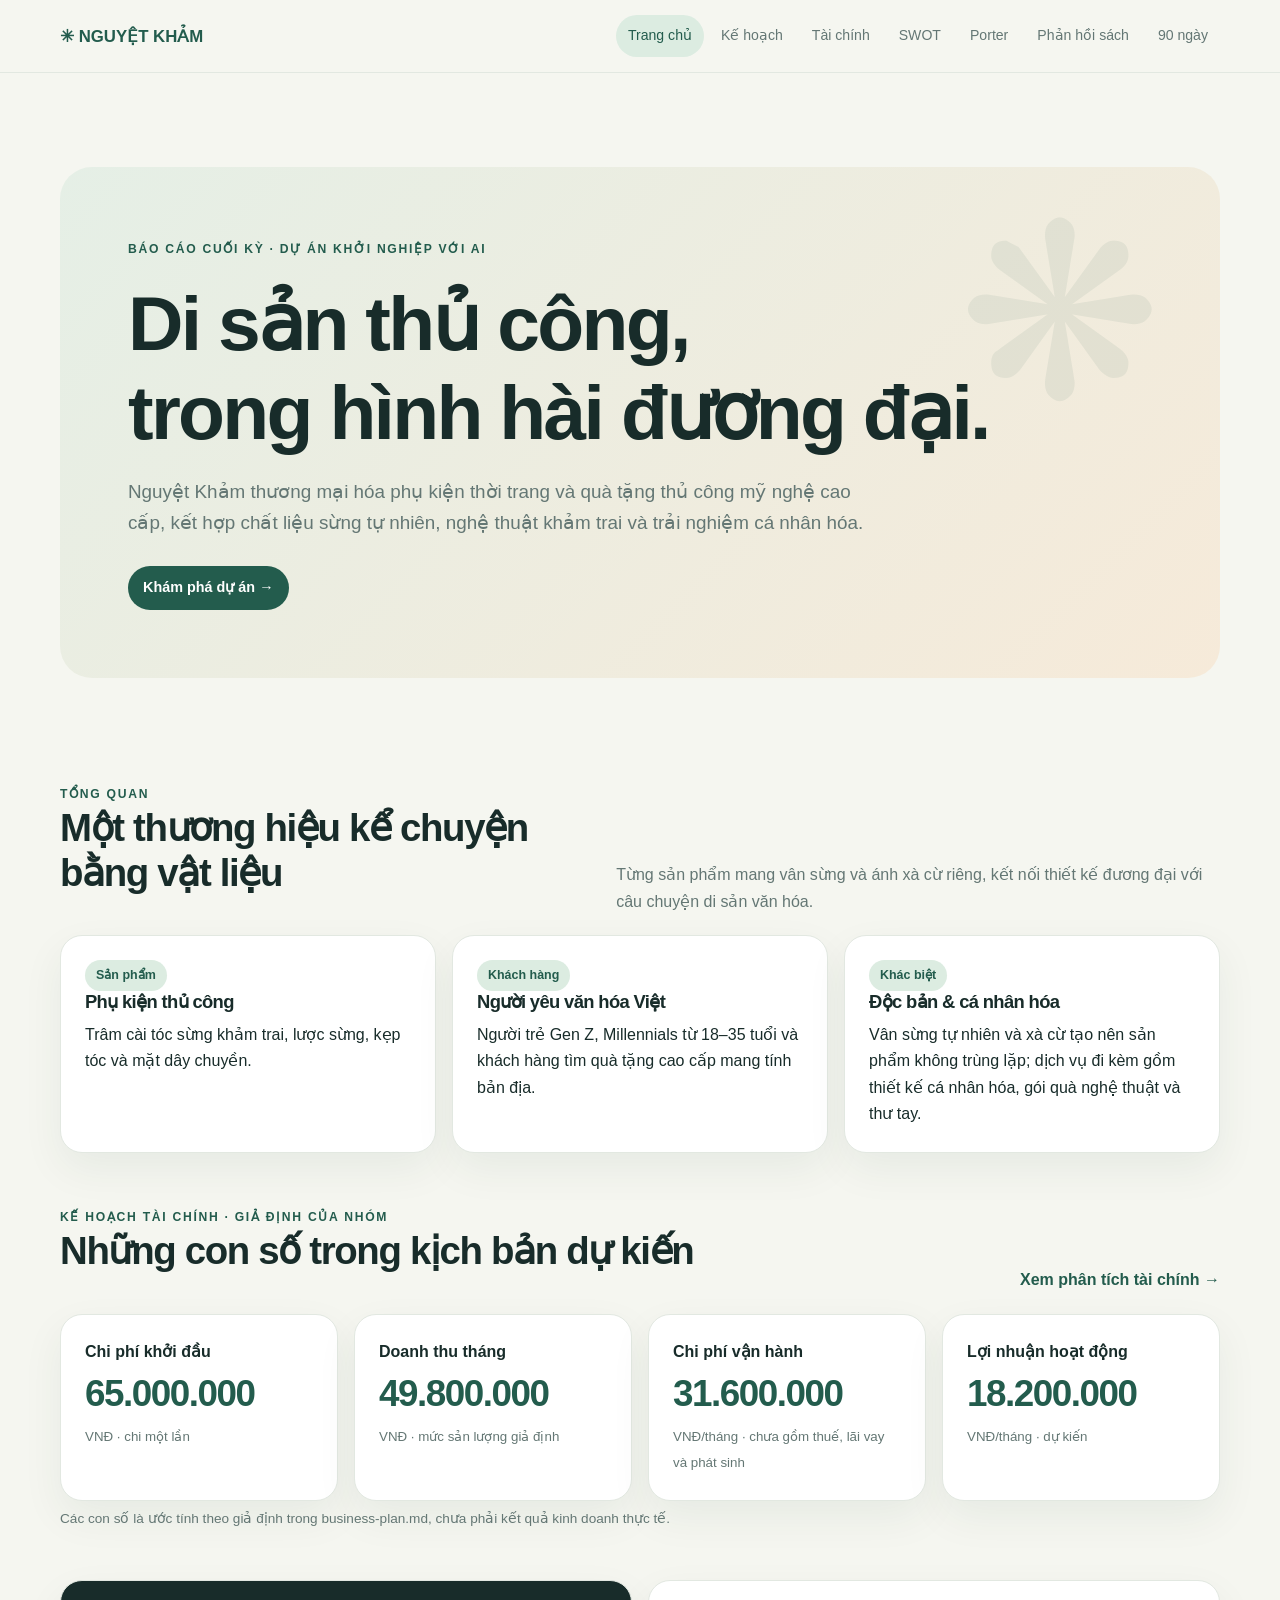
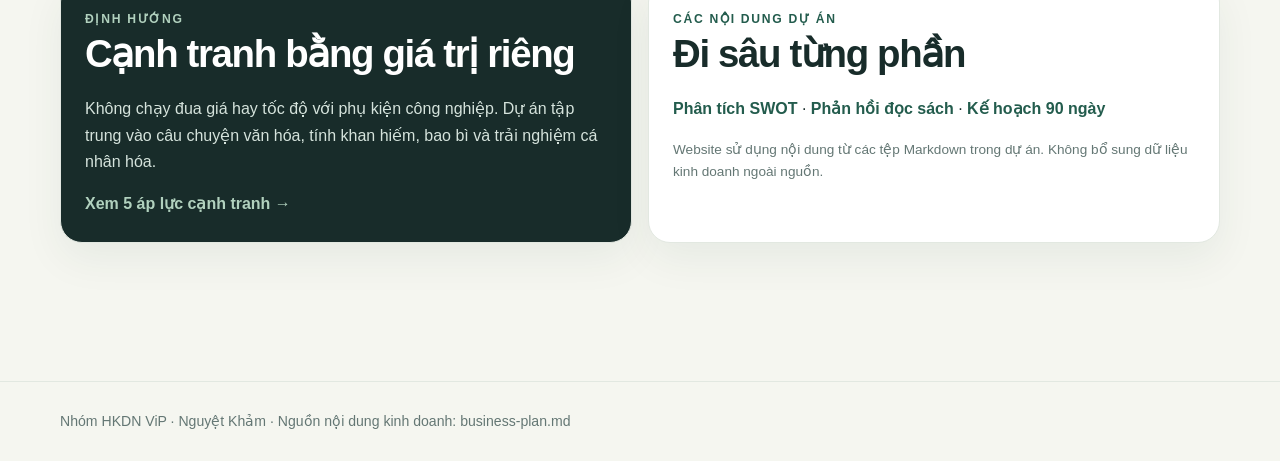
<file: index.html>
<!doctype html><html lang="vi"><head><meta charset="UTF-8"><meta name="viewport" content="width=device-width,initial-scale=1"><title>Nguyệt Khảm — Dự án khởi nghiệp</title><link rel="stylesheet" href="style.css"></head><body><header class="topbar"><nav class="nav wrap"><a class="brand" href="index.html">✳ NGUYỆT KHẢM</a><button class="nav-toggle" aria-label="Mở menu" onclick="document.querySelector('.navlinks').classList.toggle('open')">☰</button><div class="navlinks"><a class="active" href="index.html">Trang chủ</a><a href="business-plan.html">Kế hoạch</a><a href="financial-analysis.html">Tài chính</a><a href="swot.html">SWOT</a><a href="five-forces.html">Porter</a><a href="reflections.html">Phản hồi sách</a><a href="action-plan.html">90 ngày</a></div></nav></header><main class="wrap"><section class="hero"><div class="hero-panel"><span class="eyebrow">Báo cáo cuối kỳ · Dự án khởi nghiệp với AI</span><h1>Di sản thủ công,<br>trong hình hài đương đại.</h1><p class="lead">Nguyệt Khảm thương mại hóa phụ kiện thời trang và quà tặng thủ công mỹ nghệ cao cấp, kết hợp chất liệu sừng tự nhiên, nghệ thuật khảm trai và trải nghiệm cá nhân hóa.</p><a class="btn" href="business-plan.html">Khám phá dự án →</a></div></section><section class="section"><div class="section-head"><div><span class="eyebrow">Tổng quan</span><h2>Một thương hiệu kể chuyện bằng vật liệu</h2></div><p>Từng sản phẩm mang vân sừng và ánh xà cừ riêng, kết nối thiết kế đương đại với câu chuyện di sản văn hóa.</p></div><div class="grid three"><article class="card"><span class="tag">Sản phẩm</span><h3>Phụ kiện thủ công</h3><p>Trâm cài tóc sừng khảm trai, lược sừng, kẹp tóc và mặt dây chuyền.</p></article><article class="card"><span class="tag">Khách hàng</span><h3>Người yêu văn hóa Việt</h3><p>Người trẻ Gen Z, Millennials từ 18–35 tuổi và khách hàng tìm quà tặng cao cấp mang tính bản địa.</p></article><article class="card"><span class="tag">Khác biệt</span><h3>Độc bản & cá nhân hóa</h3><p>Vân sừng tự nhiên và xà cừ tạo nên sản phẩm không trùng lặp; dịch vụ đi kèm gồm thiết kế cá nhân hóa, gói quà nghệ thuật và thư tay.</p></article></div></section><section class="section"><div class="section-head"><div><span class="eyebrow">Kế hoạch tài chính · giả định của nhóm</span><h2>Những con số trong kịch bản dự kiến</h2></div><a class="pill-link" href="financial-analysis.html">Xem phân tích tài chính →</a></div><div class="grid four"><article class="card kpi"><div class="label">Chi phí khởi đầu</div><div class="value">65.000.000</div><small>VNĐ · chi một lần</small></article><article class="card kpi"><div class="label">Doanh thu tháng</div><div class="value">49.800.000</div><small>VNĐ · mức sản lượng giả định</small></article><article class="card kpi"><div class="label">Chi phí vận hành</div><div class="value">31.600.000</div><small>VNĐ/tháng · chưa gồm thuế, lãi vay và phát sinh</small></article><article class="card kpi"><div class="label">Lợi nhuận hoạt động</div><div class="value">18.200.000</div><small>VNĐ/tháng · dự kiến</small></article></div><p class="source-note">Các con số là ước tính theo giả định trong business-plan.md, chưa phải kết quả kinh doanh thực tế.</p></section><section class="section"><div class="grid two"><article class="card feature"><span class="eyebrow">Định hướng</span><h2>Cạnh tranh bằng giá trị riêng</h2><p>Không chạy đua giá hay tốc độ với phụ kiện công nghiệp. Dự án tập trung vào câu chuyện văn hóa, tính khan hiếm, bao bì và trải nghiệm cá nhân hóa.</p><a class="pill-link" style="color:#b1d1be" href="five-forces.html">Xem 5 áp lực cạnh tranh →</a></article><article class="card"><span class="eyebrow">Các nội dung dự án</span><h2>Đi sâu từng phần</h2><p><a class="pill-link" href="swot.html">Phân tích SWOT</a> · <a class="pill-link" href="reflections.html">Phản hồi đọc sách</a> · <a class="pill-link" href="action-plan.html">Kế hoạch 90 ngày</a></p><p class="source-note">Website sử dụng nội dung từ các tệp Markdown trong dự án. Không bổ sung dữ liệu kinh doanh ngoài nguồn.</p></article></div></section></main><footer class="footer"><div class="wrap">Nhóm HKDN ViP · Nguyệt Khảm · Nguồn nội dung kinh doanh: business-plan.md</div></footer></body></html>
</file>
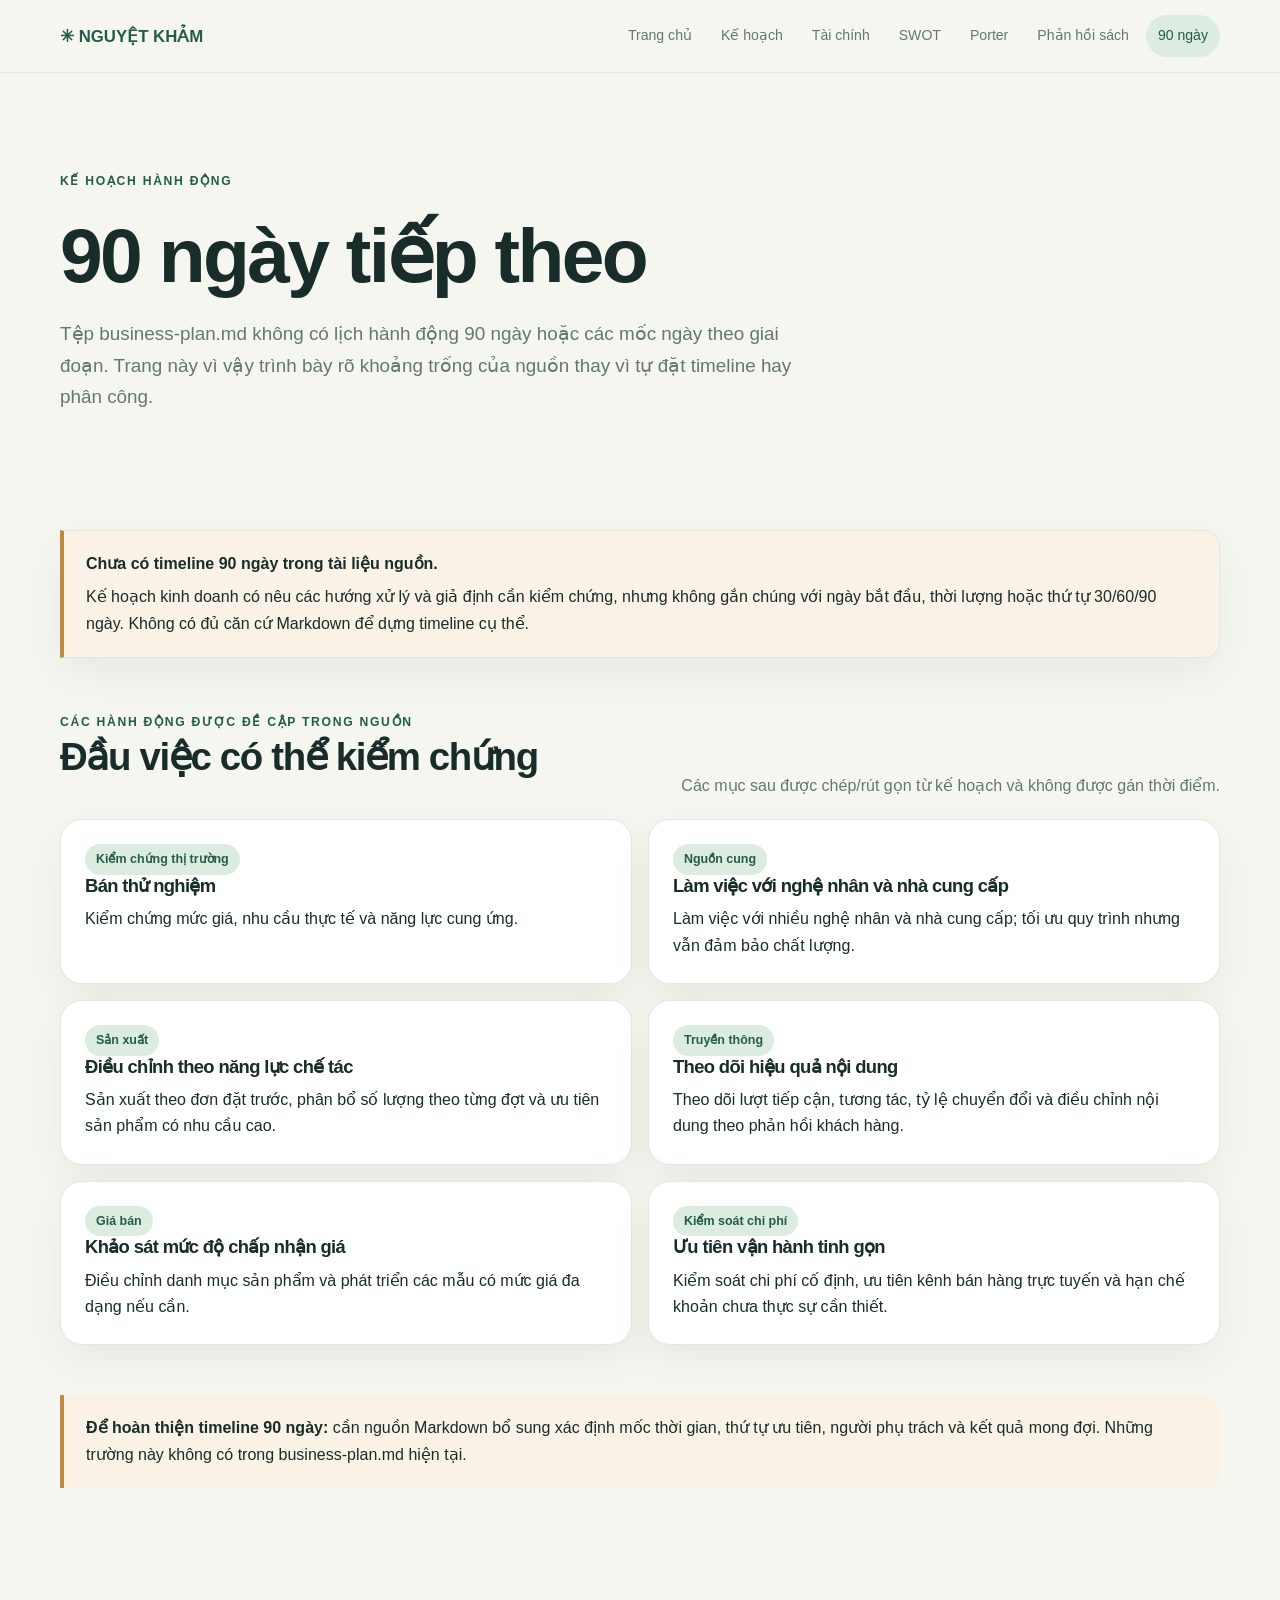
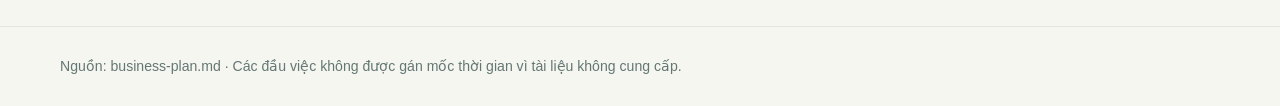
<file: action-plan.html>
<!doctype html><html lang="vi"><head><meta charset="UTF-8"><meta name="viewport" content="width=device-width,initial-scale=1"><title>Kế hoạch hành động 90 ngày — Nguyệt Khảm</title><link rel="stylesheet" href="style.css"></head><body><header class="topbar"><nav class="nav wrap"><a class="brand" href="index.html">✳ NGUYỆT KHẢM</a><button class="nav-toggle" aria-label="Mở menu" onclick="document.querySelector('.navlinks').classList.toggle('open')">☰</button><div class="navlinks"><a href="index.html">Trang chủ</a><a href="business-plan.html">Kế hoạch</a><a href="financial-analysis.html">Tài chính</a><a href="swot.html">SWOT</a><a href="five-forces.html">Porter</a><a href="reflections.html">Phản hồi sách</a><a class="active" href="action-plan.html">90 ngày</a></div></nav></header><main class="wrap"><section class="hero"><span class="eyebrow">Kế hoạch hành động</span><h1>90 ngày tiếp theo</h1><p class="lead">Tệp business-plan.md không có lịch hành động 90 ngày hoặc các mốc ngày theo giai đoạn. Trang này vì vậy trình bày rõ khoảng trống của nguồn thay vì tự đặt timeline hay phân công.</p></section><section class="section"><div class="card callout"><strong>Chưa có timeline 90 ngày trong tài liệu nguồn.</strong><p>Kế hoạch kinh doanh có nêu các hướng xử lý và giả định cần kiểm chứng, nhưng không gắn chúng với ngày bắt đầu, thời lượng hoặc thứ tự 30/60/90 ngày. Không có đủ căn cứ Markdown để dựng timeline cụ thể.</p></div></section><section class="section"><div class="section-head"><div><span class="eyebrow">Các hành động được đề cập trong nguồn</span><h2>Đầu việc có thể kiểm chứng</h2></div><p>Các mục sau được chép/rút gọn từ kế hoạch và không được gán thời điểm.</p></div><div class="grid two"><article class="card"><span class="tag">Kiểm chứng thị trường</span><h3>Bán thử nghiệm</h3><p>Kiểm chứng mức giá, nhu cầu thực tế và năng lực cung ứng.</p></article><article class="card"><span class="tag">Nguồn cung</span><h3>Làm việc với nghệ nhân và nhà cung cấp</h3><p>Làm việc với nhiều nghệ nhân và nhà cung cấp; tối ưu quy trình nhưng vẫn đảm bảo chất lượng.</p></article><article class="card"><span class="tag">Sản xuất</span><h3>Điều chỉnh theo năng lực chế tác</h3><p>Sản xuất theo đơn đặt trước, phân bổ số lượng theo từng đợt và ưu tiên sản phẩm có nhu cầu cao.</p></article><article class="card"><span class="tag">Truyền thông</span><h3>Theo dõi hiệu quả nội dung</h3><p>Theo dõi lượt tiếp cận, tương tác, tỷ lệ chuyển đổi và điều chỉnh nội dung theo phản hồi khách hàng.</p></article><article class="card"><span class="tag">Giá bán</span><h3>Khảo sát mức độ chấp nhận giá</h3><p>Điều chỉnh danh mục sản phẩm và phát triển các mẫu có mức giá đa dạng nếu cần.</p></article><article class="card"><span class="tag">Kiểm soát chi phí</span><h3>Ưu tiên vận hành tinh gọn</h3><p>Kiểm soát chi phí cố định, ưu tiên kênh bán hàng trực tuyến và hạn chế khoản chưa thực sự cần thiết.</p></article></div></section><section class="section"><div class="callout"><strong>Để hoàn thiện timeline 90 ngày:</strong> cần nguồn Markdown bổ sung xác định mốc thời gian, thứ tự ưu tiên, người phụ trách và kết quả mong đợi. Những trường này không có trong business-plan.md hiện tại.</div></section></main><footer class="footer"><div class="wrap">Nguồn: business-plan.md · Các đầu việc không được gán mốc thời gian vì tài liệu không cung cấp.</div></footer></body></html>
</file>
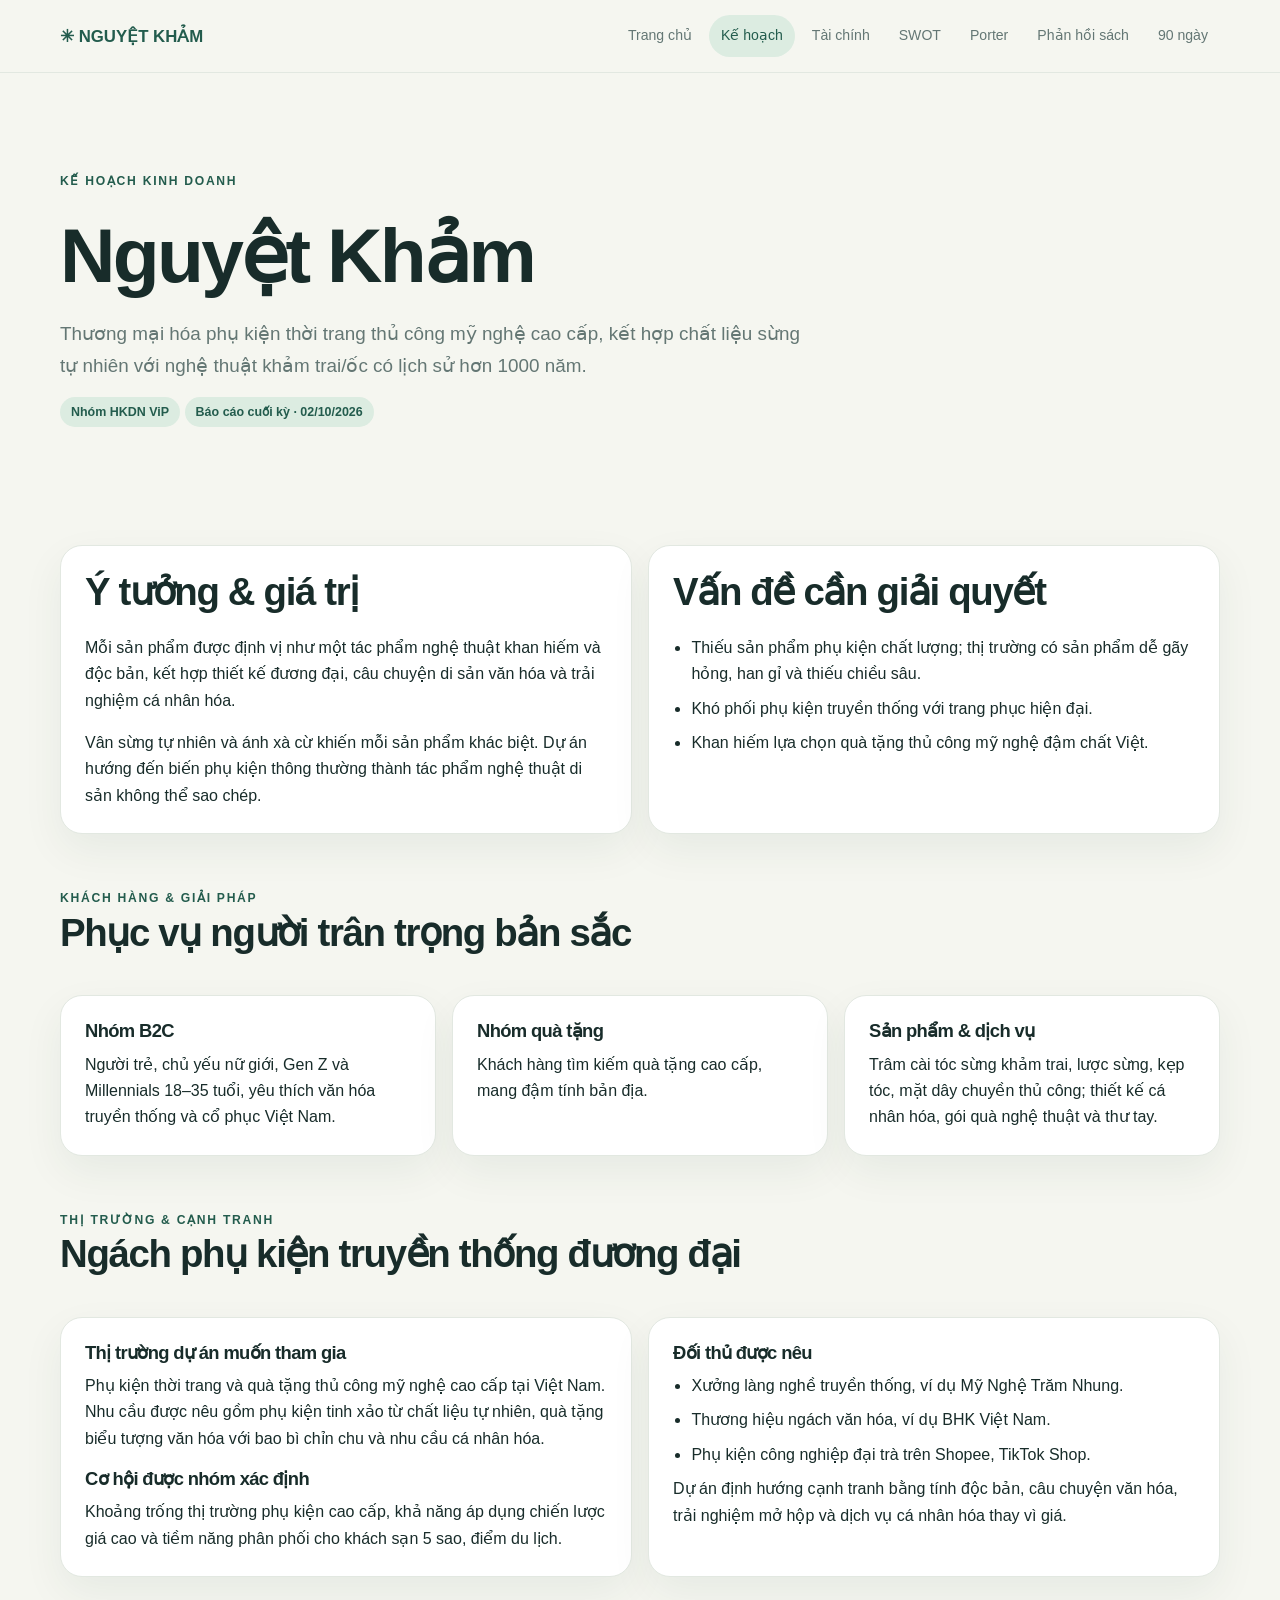
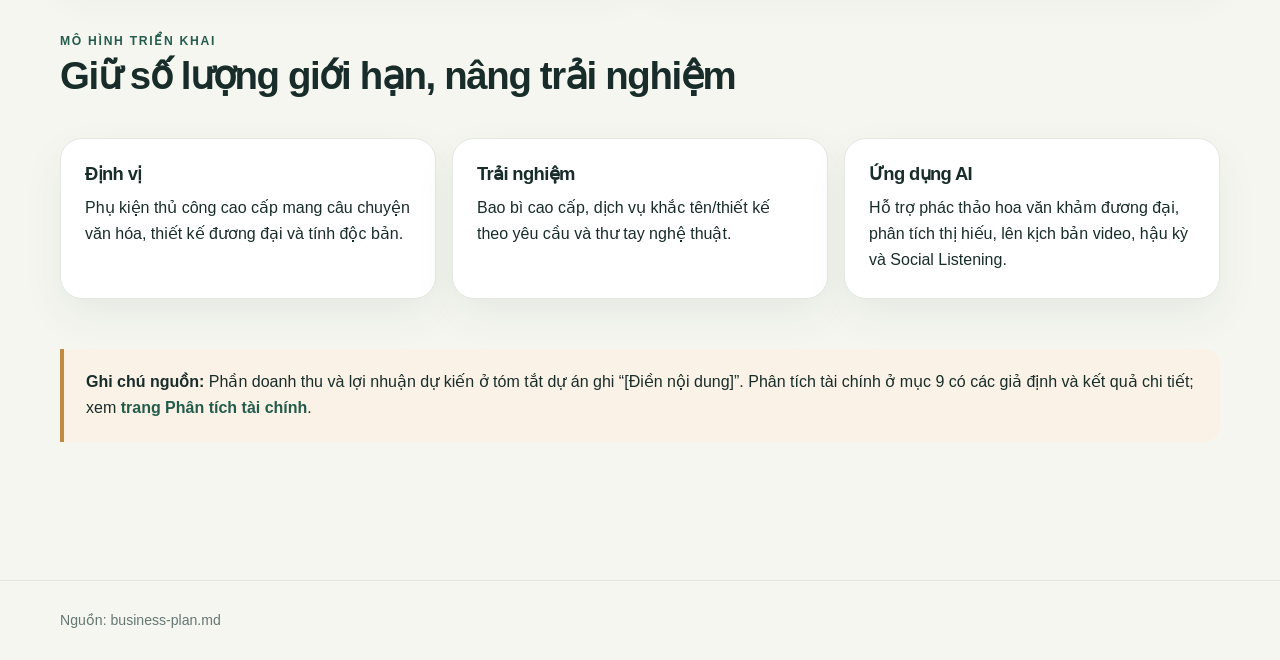
<file: business-plan.html>
<!doctype html><html lang="vi"><head><meta charset="UTF-8"><meta name="viewport" content="width=device-width,initial-scale=1"><title>Kế hoạch kinh doanh — Nguyệt Khảm</title><link rel="stylesheet" href="style.css"></head><body><header class="topbar"><nav class="nav wrap"><a class="brand" href="index.html">✳ NGUYỆT KHẢM</a><button class="nav-toggle" aria-label="Mở menu" onclick="document.querySelector('.navlinks').classList.toggle('open')">☰</button><div class="navlinks"><a href="index.html">Trang chủ</a><a class="active" href="business-plan.html">Kế hoạch</a><a href="financial-analysis.html">Tài chính</a><a href="swot.html">SWOT</a><a href="five-forces.html">Porter</a><a href="reflections.html">Phản hồi sách</a><a href="action-plan.html">90 ngày</a></div></nav></header><main class="wrap"><section class="hero"><span class="eyebrow">Kế hoạch kinh doanh</span><h1>Nguyệt Khảm</h1><p class="lead">Thương mại hóa phụ kiện thời trang thủ công mỹ nghệ cao cấp, kết hợp chất liệu sừng tự nhiên với nghệ thuật khảm trai/ốc có lịch sử hơn 1000 năm.</p><p><span class="tag">Nhóm HKDN ViP</span> <span class="tag">Báo cáo cuối kỳ · 02/10/2026</span></p></section><section class="section"><div class="grid two"><article class="card"><h2>Ý tưởng & giá trị</h2><p>Mỗi sản phẩm được định vị như một tác phẩm nghệ thuật khan hiếm và độc bản, kết hợp thiết kế đương đại, câu chuyện di sản văn hóa và trải nghiệm cá nhân hóa.</p><p>Vân sừng tự nhiên và ánh xà cừ khiến mỗi sản phẩm khác biệt. Dự án hướng đến biến phụ kiện thông thường thành tác phẩm nghệ thuật di sản không thể sao chép.</p></article><article class="card"><h2>Vấn đề cần giải quyết</h2><ul class="list"><li>Thiếu sản phẩm phụ kiện chất lượng; thị trường có sản phẩm dễ gãy hỏng, han gỉ và thiếu chiều sâu.</li><li>Khó phối phụ kiện truyền thống với trang phục hiện đại.</li><li>Khan hiếm lựa chọn quà tặng thủ công mỹ nghệ đậm chất Việt.</li></ul></article></div></section><section class="section"><div class="section-head"><div><span class="eyebrow">Khách hàng & giải pháp</span><h2>Phục vụ người trân trọng bản sắc</h2></div></div><div class="grid three"><article class="card"><h3>Nhóm B2C</h3><p>Người trẻ, chủ yếu nữ giới, Gen Z và Millennials 18–35 tuổi, yêu thích văn hóa truyền thống và cổ phục Việt Nam.</p></article><article class="card"><h3>Nhóm quà tặng</h3><p>Khách hàng tìm kiếm quà tặng cao cấp, mang đậm tính bản địa.</p></article><article class="card"><h3>Sản phẩm & dịch vụ</h3><p>Trâm cài tóc sừng khảm trai, lược sừng, kẹp tóc, mặt dây chuyền thủ công; thiết kế cá nhân hóa, gói quà nghệ thuật và thư tay.</p></article></div></section><section class="section"><div class="section-head"><div><span class="eyebrow">Thị trường & cạnh tranh</span><h2>Ngách phụ kiện truyền thống đương đại</h2></div></div><div class="grid two"><article class="card"><h3>Thị trường dự án muốn tham gia</h3><p>Phụ kiện thời trang và quà tặng thủ công mỹ nghệ cao cấp tại Việt Nam. Nhu cầu được nêu gồm phụ kiện tinh xảo từ chất liệu tự nhiên, quà tặng biểu tượng văn hóa với bao bì chỉn chu và nhu cầu cá nhân hóa.</p><h3>Cơ hội được nhóm xác định</h3><p>Khoảng trống thị trường phụ kiện cao cấp, khả năng áp dụng chiến lược giá cao và tiềm năng phân phối cho khách sạn 5 sao, điểm du lịch.</p></article><article class="card"><h3>Đối thủ được nêu</h3><ul class="list"><li>Xưởng làng nghề truyền thống, ví dụ Mỹ Nghệ Trăm Nhung.</li><li>Thương hiệu ngách văn hóa, ví dụ BHK Việt Nam.</li><li>Phụ kiện công nghiệp đại trà trên Shopee, TikTok Shop.</li></ul><p>Dự án định hướng cạnh tranh bằng tính độc bản, câu chuyện văn hóa, trải nghiệm mở hộp và dịch vụ cá nhân hóa thay vì giá.</p></article></div></section><section class="section"><div class="section-head"><div><span class="eyebrow">Mô hình triển khai</span><h2>Giữ số lượng giới hạn, nâng trải nghiệm</h2></div></div><div class="grid three"><article class="card"><h3>Định vị</h3><p>Phụ kiện thủ công cao cấp mang câu chuyện văn hóa, thiết kế đương đại và tính độc bản.</p></article><article class="card"><h3>Trải nghiệm</h3><p>Bao bì cao cấp, dịch vụ khắc tên/thiết kế theo yêu cầu và thư tay nghệ thuật.</p></article><article class="card"><h3>Ứng dụng AI</h3><p>Hỗ trợ phác thảo hoa văn khảm đương đại, phân tích thị hiếu, lên kịch bản video, hậu kỳ và Social Listening.</p></article></div></section><section class="section"><div class="callout"><strong>Ghi chú nguồn:</strong> Phần doanh thu và lợi nhuận dự kiến ở tóm tắt dự án ghi “[Điền nội dung]”. Phân tích tài chính ở mục 9 có các giả định và kết quả chi tiết; xem <a class="pill-link" href="financial-analysis.html">trang Phân tích tài chính</a>.</div></section></main><footer class="footer"><div class="wrap">Nguồn: business-plan.md</div></footer></body></html>
</file>
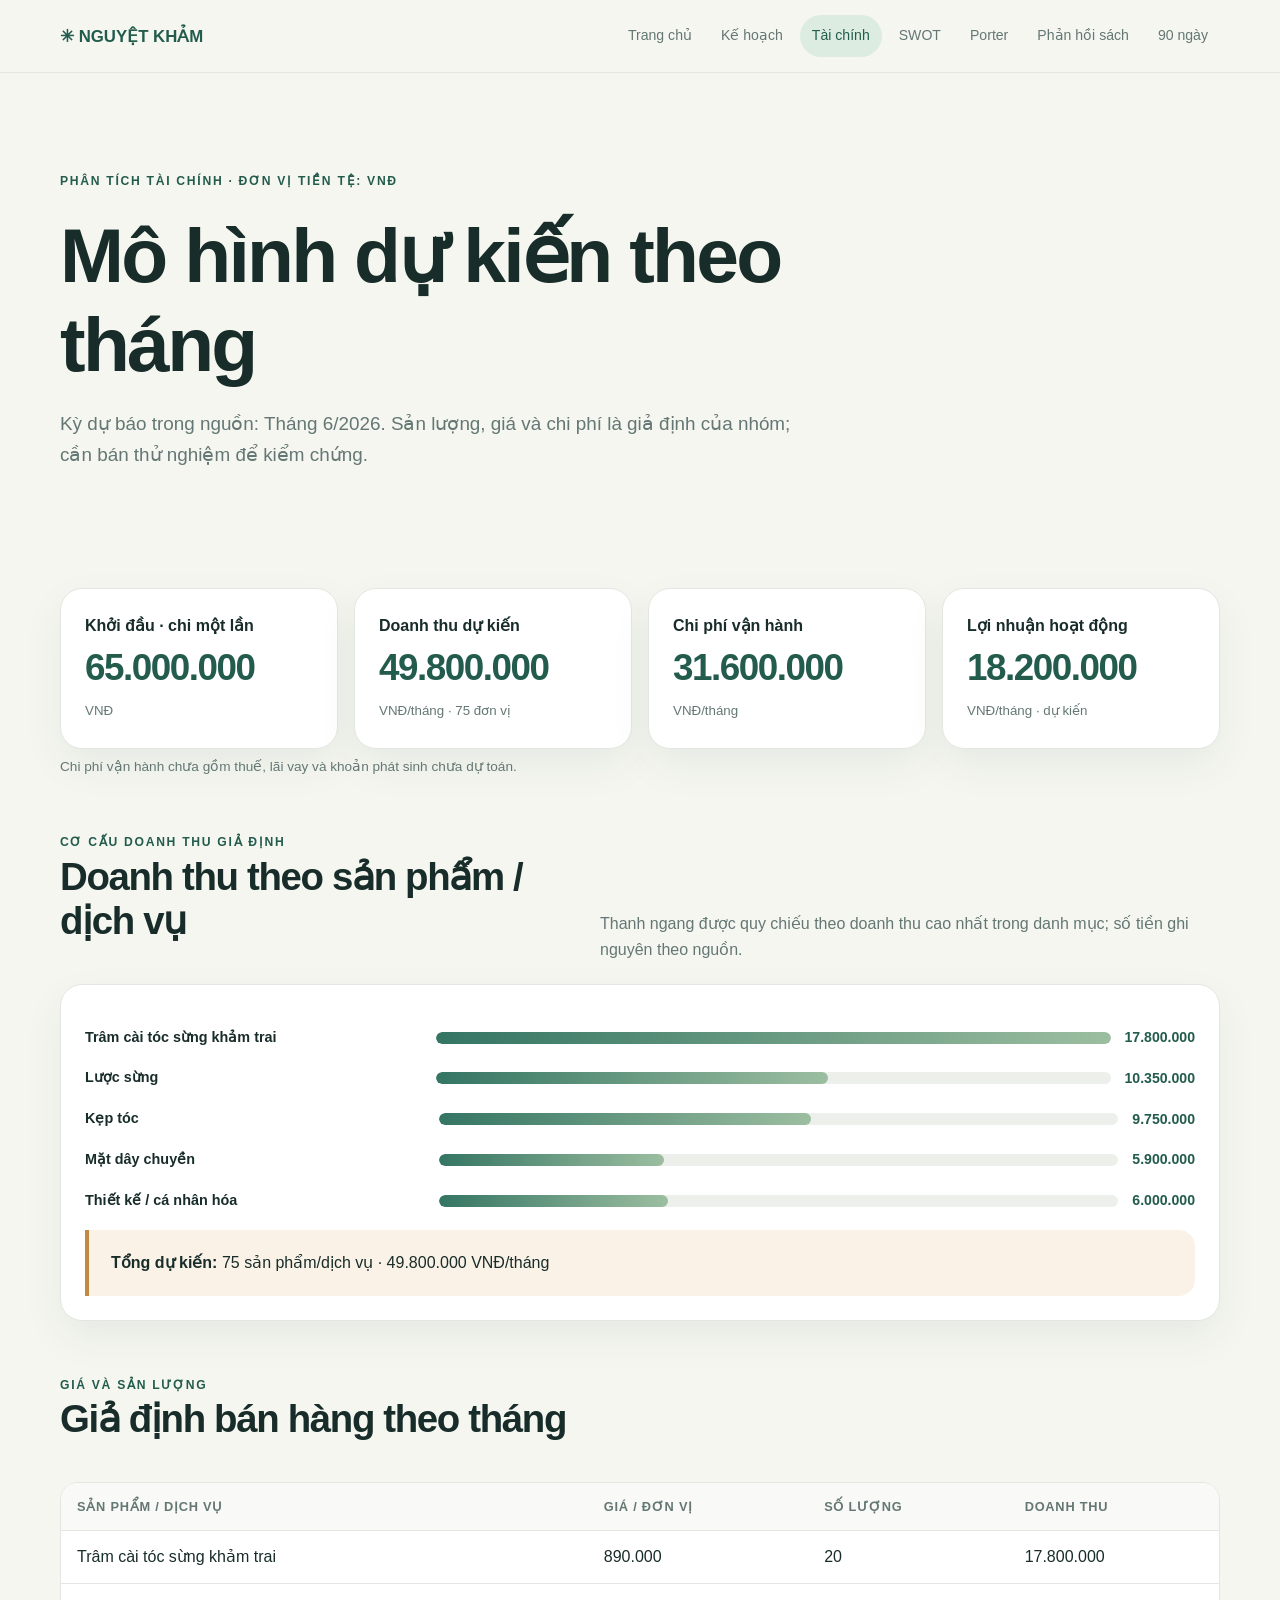
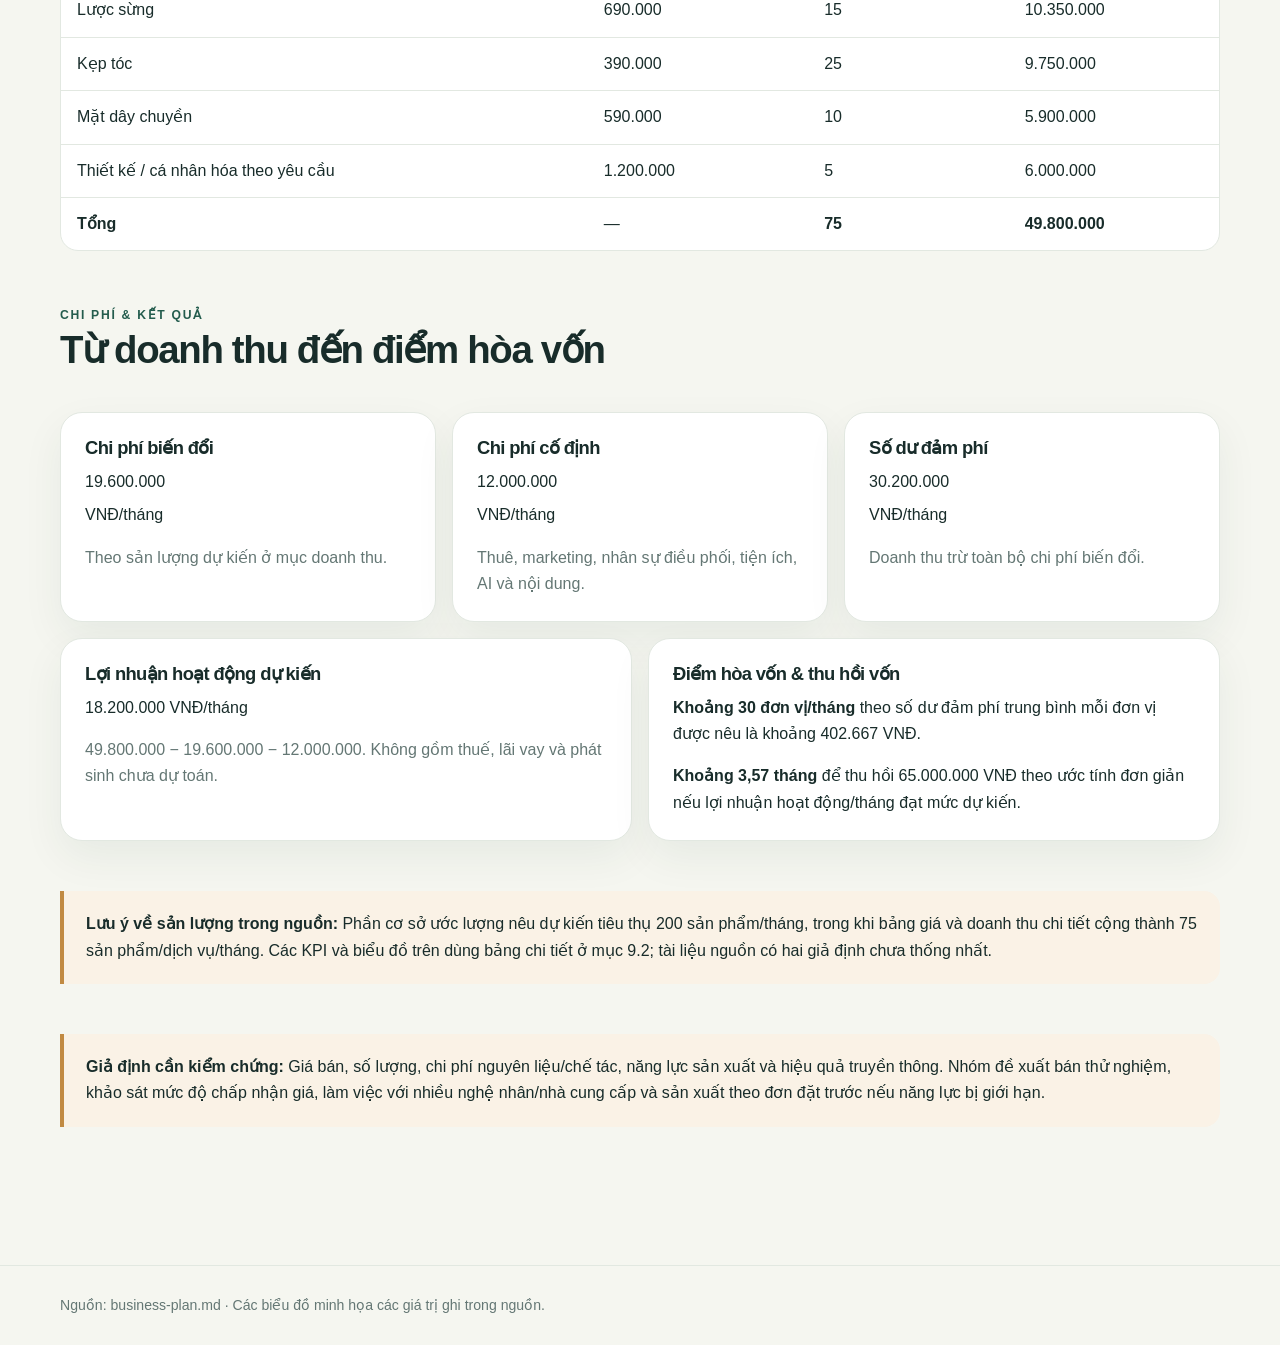
<file: financial-analysis.html>
<!doctype html><html lang="vi"><head><meta charset="UTF-8"><meta name="viewport" content="width=device-width,initial-scale=1"><title>Phân tích tài chính — Nguyệt Khảm</title><link rel="stylesheet" href="style.css"></head><body><header class="topbar"><nav class="nav wrap"><a class="brand" href="index.html">✳ NGUYỆT KHẢM</a><button class="nav-toggle" aria-label="Mở menu" onclick="document.querySelector('.navlinks').classList.toggle('open')">☰</button><div class="navlinks"><a href="index.html">Trang chủ</a><a href="business-plan.html">Kế hoạch</a><a class="active" href="financial-analysis.html">Tài chính</a><a href="swot.html">SWOT</a><a href="five-forces.html">Porter</a><a href="reflections.html">Phản hồi sách</a><a href="action-plan.html">90 ngày</a></div></nav></header><main class="wrap"><section class="hero"><span class="eyebrow">Phân tích tài chính · Đơn vị tiền tệ: VNĐ</span><h1>Mô hình dự kiến theo tháng</h1><p class="lead">Kỳ dự báo trong nguồn: Tháng 6/2026. Sản lượng, giá và chi phí là giả định của nhóm; cần bán thử nghiệm để kiểm chứng.</p></section><section class="section"><div class="grid four"><article class="card kpi"><div class="label">Khởi đầu · chi một lần</div><div class="value">65.000.000</div><small>VNĐ</small></article><article class="card kpi"><div class="label">Doanh thu dự kiến</div><div class="value">49.800.000</div><small>VNĐ/tháng · 75 đơn vị</small></article><article class="card kpi"><div class="label">Chi phí vận hành</div><div class="value">31.600.000</div><small>VNĐ/tháng</small></article><article class="card kpi"><div class="label">Lợi nhuận hoạt động</div><div class="value">18.200.000</div><small>VNĐ/tháng · dự kiến</small></article></div><p class="source-note">Chi phí vận hành chưa gồm thuế, lãi vay và khoản phát sinh chưa dự toán.</p></section><section class="section"><div class="section-head"><div><span class="eyebrow">Cơ cấu doanh thu giả định</span><h2>Doanh thu theo sản phẩm / dịch vụ</h2></div><p>Thanh ngang được quy chiếu theo doanh thu cao nhất trong danh mục; số tiền ghi nguyên theo nguồn.</p></div><article class="card"><div class="bar-row"><div class="bar-label">Trâm cài tóc sừng khảm trai</div><div class="bar-track"><div class="bar-fill" style="width:100%"></div></div><div class="bar-value">17.800.000</div></div><div class="bar-row"><div class="bar-label">Lược sừng</div><div class="bar-track"><div class="bar-fill" style="width:58.1%"></div></div><div class="bar-value">10.350.000</div></div><div class="bar-row"><div class="bar-label">Kẹp tóc</div><div class="bar-track"><div class="bar-fill" style="width:54.8%"></div></div><div class="bar-value">9.750.000</div></div><div class="bar-row"><div class="bar-label">Mặt dây chuyền</div><div class="bar-track"><div class="bar-fill" style="width:33.1%"></div></div><div class="bar-value">5.900.000</div></div><div class="bar-row"><div class="bar-label">Thiết kế / cá nhân hóa</div><div class="bar-track"><div class="bar-fill" style="width:33.7%"></div></div><div class="bar-value">6.000.000</div></div><div class="callout"><strong>Tổng dự kiến:</strong> 75 sản phẩm/dịch vụ · 49.800.000 VNĐ/tháng</div></article></section><section class="section"><div class="section-head"><div><span class="eyebrow">Giá và sản lượng</span><h2>Giả định bán hàng theo tháng</h2></div></div><div class="table-wrap"><table><thead><tr><th>Sản phẩm / dịch vụ</th><th>Giá / đơn vị</th><th>Số lượng</th><th>Doanh thu</th></tr></thead><tbody><tr><td>Trâm cài tóc sừng khảm trai</td><td>890.000</td><td>20</td><td>17.800.000</td></tr><tr><td>Lược sừng</td><td>690.000</td><td>15</td><td>10.350.000</td></tr><tr><td>Kẹp tóc</td><td>390.000</td><td>25</td><td>9.750.000</td></tr><tr><td>Mặt dây chuyền</td><td>590.000</td><td>10</td><td>5.900.000</td></tr><tr><td>Thiết kế / cá nhân hóa theo yêu cầu</td><td>1.200.000</td><td>5</td><td>6.000.000</td></tr><tr><td><strong>Tổng</strong></td><td>—</td><td><strong>75</strong></td><td><strong>49.800.000</strong></td></tr></tbody></table></div></section><section class="section"><div class="section-head"><div><span class="eyebrow">Chi phí & kết quả</span><h2>Từ doanh thu đến điểm hòa vốn</h2></div></div><div class="grid three"><article class="card"><h3>Chi phí biến đổi</h3><div class="value">19.600.000</div><p>VNĐ/tháng</p><p class="muted">Theo sản lượng dự kiến ở mục doanh thu.</p></article><article class="card"><h3>Chi phí cố định</h3><div class="value">12.000.000</div><p>VNĐ/tháng</p><p class="muted">Thuê, marketing, nhân sự điều phối, tiện ích, AI và nội dung.</p></article><article class="card"><h3>Số dư đảm phí</h3><div class="value">30.200.000</div><p>VNĐ/tháng</p><p class="muted">Doanh thu trừ toàn bộ chi phí biến đổi.</p></article></div><div class="grid two" style="margin-top:16px"><article class="card"><h3>Lợi nhuận hoạt động dự kiến</h3><p class="value">18.200.000 VNĐ/tháng</p><p class="muted">49.800.000 − 19.600.000 − 12.000.000. Không gồm thuế, lãi vay và phát sinh chưa dự toán.</p></article><article class="card"><h3>Điểm hòa vốn & thu hồi vốn</h3><p><strong>Khoảng 30 đơn vị/tháng</strong> theo số dư đảm phí trung bình mỗi đơn vị được nêu là khoảng 402.667 VNĐ.</p><p><strong>Khoảng 3,57 tháng</strong> để thu hồi 65.000.000 VNĐ theo ước tính đơn giản nếu lợi nhuận hoạt động/tháng đạt mức dự kiến.</p></article></div></section><section class="section"><div class="callout"><strong>Lưu ý về sản lượng trong nguồn:</strong> Phần cơ sở ước lượng nêu dự kiến tiêu thụ 200 sản phẩm/tháng, trong khi bảng giá và doanh thu chi tiết cộng thành 75 sản phẩm/dịch vụ/tháng. Các KPI và biểu đồ trên dùng bảng chi tiết ở mục 9.2; tài liệu nguồn có hai giả định chưa thống nhất.</div></section><section class="section"><div class="callout"><strong>Giả định cần kiểm chứng:</strong> Giá bán, số lượng, chi phí nguyên liệu/chế tác, năng lực sản xuất và hiệu quả truyền thông. Nhóm đề xuất bán thử nghiệm, khảo sát mức độ chấp nhận giá, làm việc với nhiều nghệ nhân/nhà cung cấp và sản xuất theo đơn đặt trước nếu năng lực bị giới hạn.</div></section></main><footer class="footer"><div class="wrap">Nguồn: business-plan.md · Các biểu đồ minh họa các giá trị ghi trong nguồn.</div></footer></body></html>
</file>
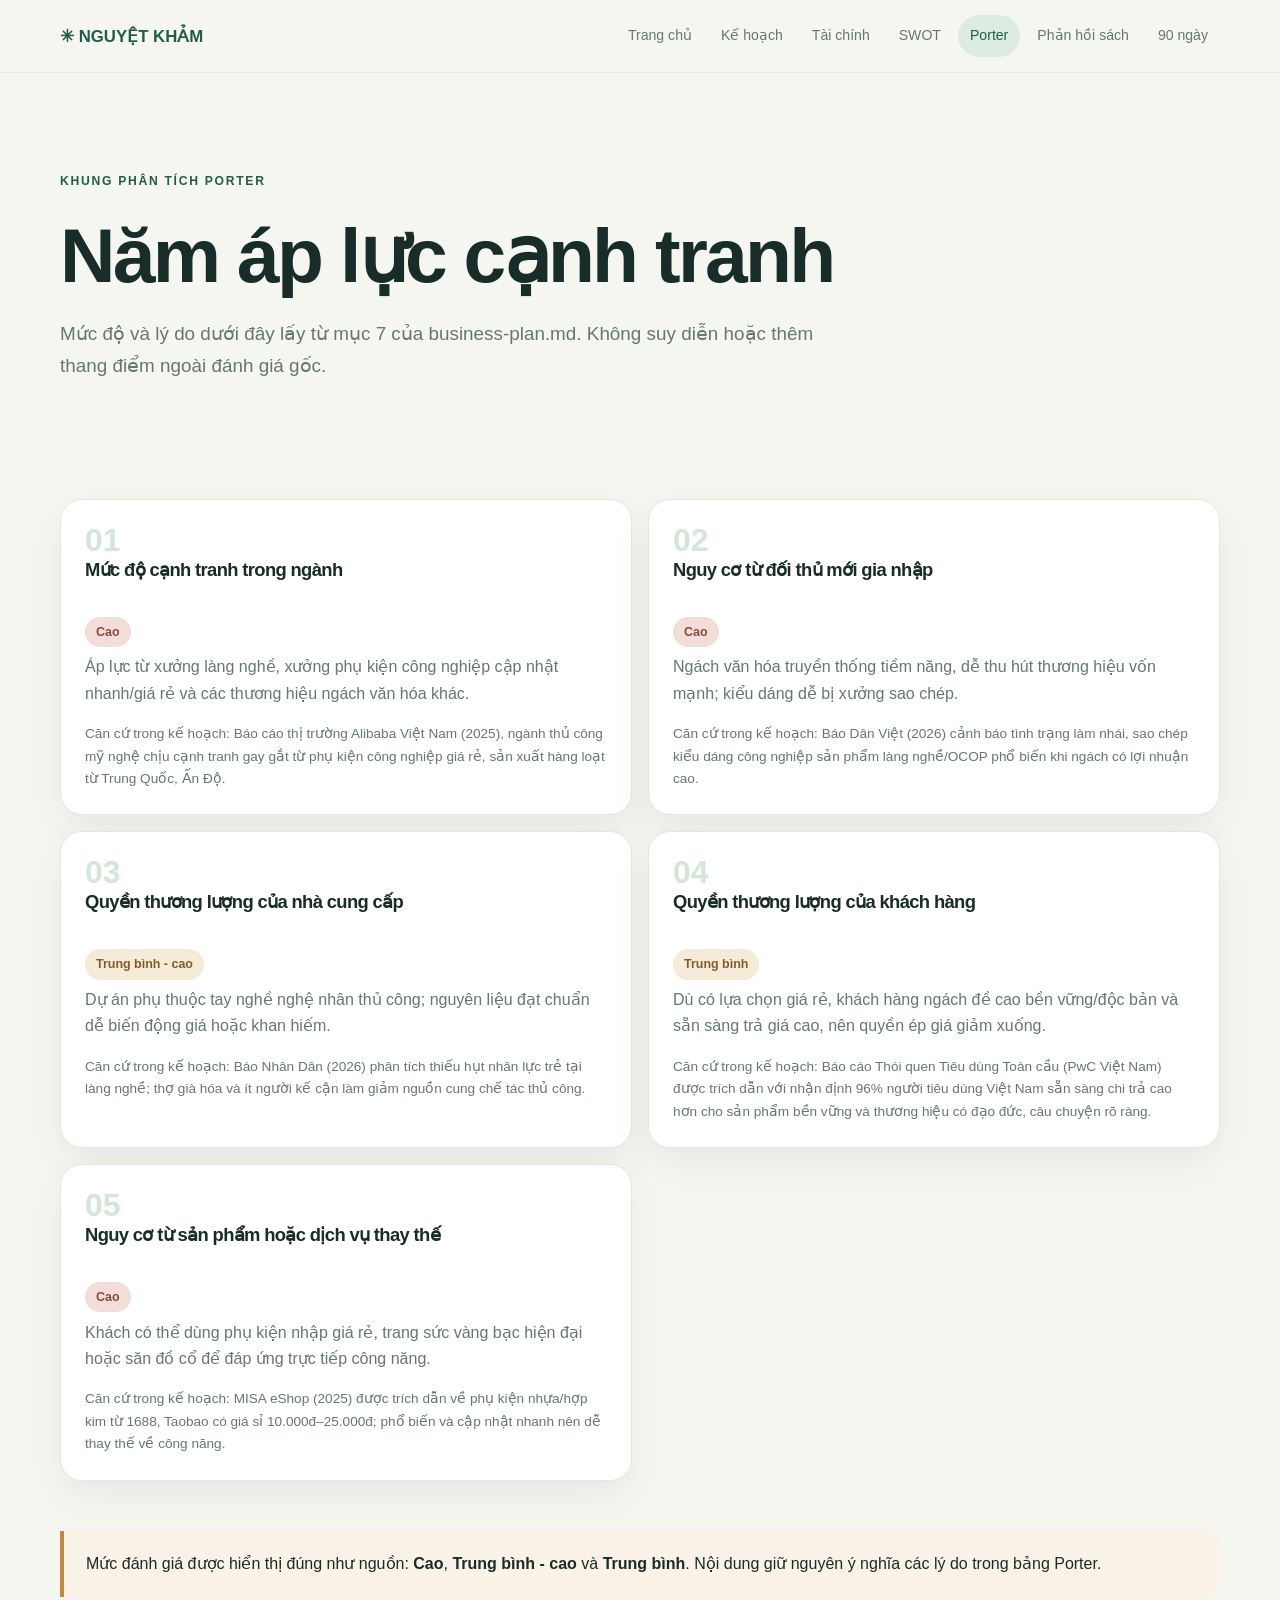
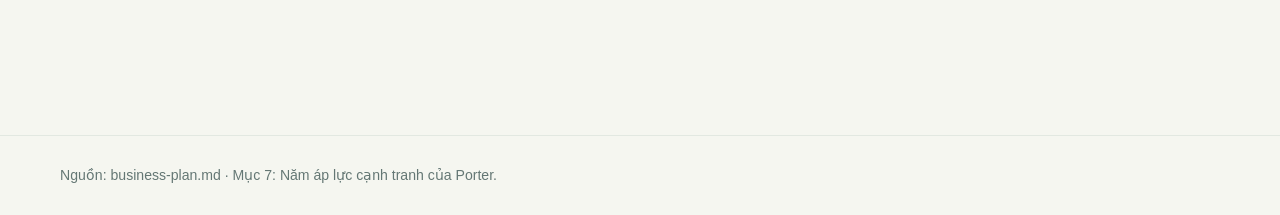
<file: five-forces.html>
<!doctype html><html lang="vi"><head><meta charset="UTF-8"><meta name="viewport" content="width=device-width,initial-scale=1"><title>5 áp lực cạnh tranh — Nguyệt Khảm</title><link rel="stylesheet" href="style.css"></head><body><header class="topbar"><nav class="nav wrap"><a class="brand" href="index.html">✳ NGUYỆT KHẢM</a><button class="nav-toggle" aria-label="Mở menu" onclick="document.querySelector('.navlinks').classList.toggle('open')">☰</button><div class="navlinks"><a href="index.html">Trang chủ</a><a href="business-plan.html">Kế hoạch</a><a href="financial-analysis.html">Tài chính</a><a href="swot.html">SWOT</a><a class="active" href="five-forces.html">Porter</a><a href="reflections.html">Phản hồi sách</a><a href="action-plan.html">90 ngày</a></div></nav></header><main class="wrap"><section class="hero"><span class="eyebrow">Khung phân tích Porter</span><h1>Năm áp lực cạnh tranh</h1><p class="lead">Mức độ và lý do dưới đây lấy từ mục 7 của business-plan.md. Không suy diễn hoặc thêm thang điểm ngoài đánh giá gốc.</p></section><section class="section"><div class="grid two"><article class="card force-card"><div class="force-num">01</div><h3>Mức độ cạnh tranh trong ngành</h3><span class="tag high">Cao</span><p class="why">Áp lực từ xưởng làng nghề, xưởng phụ kiện công nghiệp cập nhật nhanh/giá rẻ và các thương hiệu ngách văn hóa khác.</p><p class="source-note">Căn cứ trong kế hoạch: Báo cáo thị trường Alibaba Việt Nam (2025), ngành thủ công mỹ nghệ chịu cạnh tranh gay gắt từ phụ kiện công nghiệp giá rẻ, sản xuất hàng loạt từ Trung Quốc, Ấn Độ.</p></article><article class="card force-card"><div class="force-num">02</div><h3>Nguy cơ từ đối thủ mới gia nhập</h3><span class="tag high">Cao</span><p class="why">Ngách văn hóa truyền thống tiềm năng, dễ thu hút thương hiệu vốn mạnh; kiểu dáng dễ bị xưởng sao chép.</p><p class="source-note">Căn cứ trong kế hoạch: Báo Dân Việt (2026) cảnh báo tình trạng làm nhái, sao chép kiểu dáng công nghiệp sản phẩm làng nghề/OCOP phổ biến khi ngách có lợi nhuận cao.</p></article><article class="card force-card"><div class="force-num">03</div><h3>Quyền thương lượng của nhà cung cấp</h3><span class="tag medium">Trung bình - cao</span><p class="why">Dự án phụ thuộc tay nghề nghệ nhân thủ công; nguyên liệu đạt chuẩn dễ biến động giá hoặc khan hiếm.</p><p class="source-note">Căn cứ trong kế hoạch: Báo Nhân Dân (2026) phân tích thiếu hụt nhân lực trẻ tại làng nghề; thợ già hóa và ít người kế cận làm giảm nguồn cung chế tác thủ công.</p></article><article class="card force-card"><div class="force-num">04</div><h3>Quyền thương lượng của khách hàng</h3><span class="tag medium">Trung bình</span><p class="why">Dù có lựa chọn giá rẻ, khách hàng ngách đề cao bền vững/độc bản và sẵn sàng trả giá cao, nên quyền ép giá giảm xuống.</p><p class="source-note">Căn cứ trong kế hoạch: Báo cáo Thói quen Tiêu dùng Toàn cầu (PwC Việt Nam) được trích dẫn với nhận định 96% người tiêu dùng Việt Nam sẵn sàng chi trả cao hơn cho sản phẩm bền vững và thương hiệu có đạo đức, câu chuyện rõ ràng.</p></article><article class="card force-card"><div class="force-num">05</div><h3>Nguy cơ từ sản phẩm hoặc dịch vụ thay thế</h3><span class="tag high">Cao</span><p class="why">Khách có thể dùng phụ kiện nhập giá rẻ, trang sức vàng bạc hiện đại hoặc săn đồ cổ để đáp ứng trực tiếp công năng.</p><p class="source-note">Căn cứ trong kế hoạch: MISA eShop (2025) được trích dẫn về phụ kiện nhựa/hợp kim từ 1688, Taobao có giá sỉ 10.000đ–25.000đ; phổ biến và cập nhật nhanh nên dễ thay thế về công năng.</p></article></div></section><section class="section"><div class="callout">Mức đánh giá được hiển thị đúng như nguồn: <strong>Cao</strong>, <strong>Trung bình - cao</strong> và <strong>Trung bình</strong>. Nội dung giữ nguyên ý nghĩa các lý do trong bảng Porter.</div></section></main><footer class="footer"><div class="wrap">Nguồn: business-plan.md · Mục 7: Năm áp lực cạnh tranh của Porter.</div></footer></body></html>
</file>
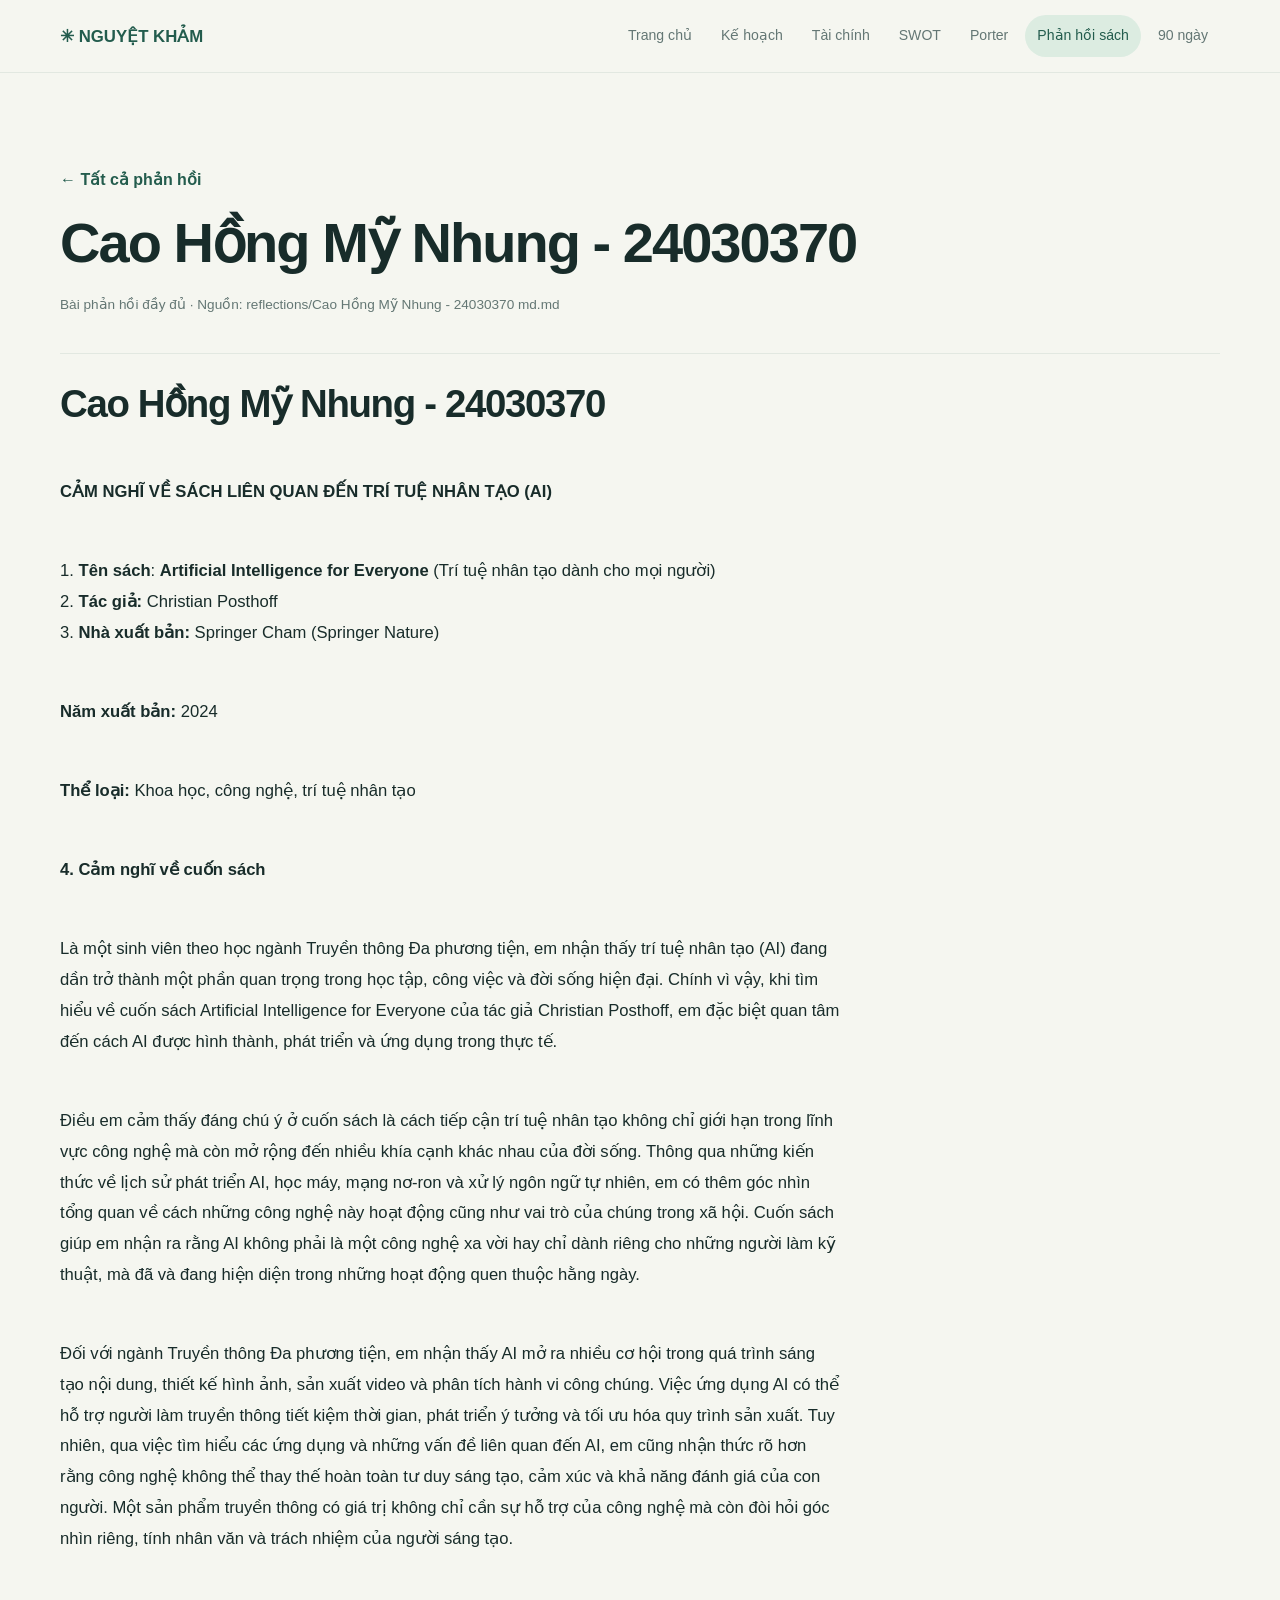
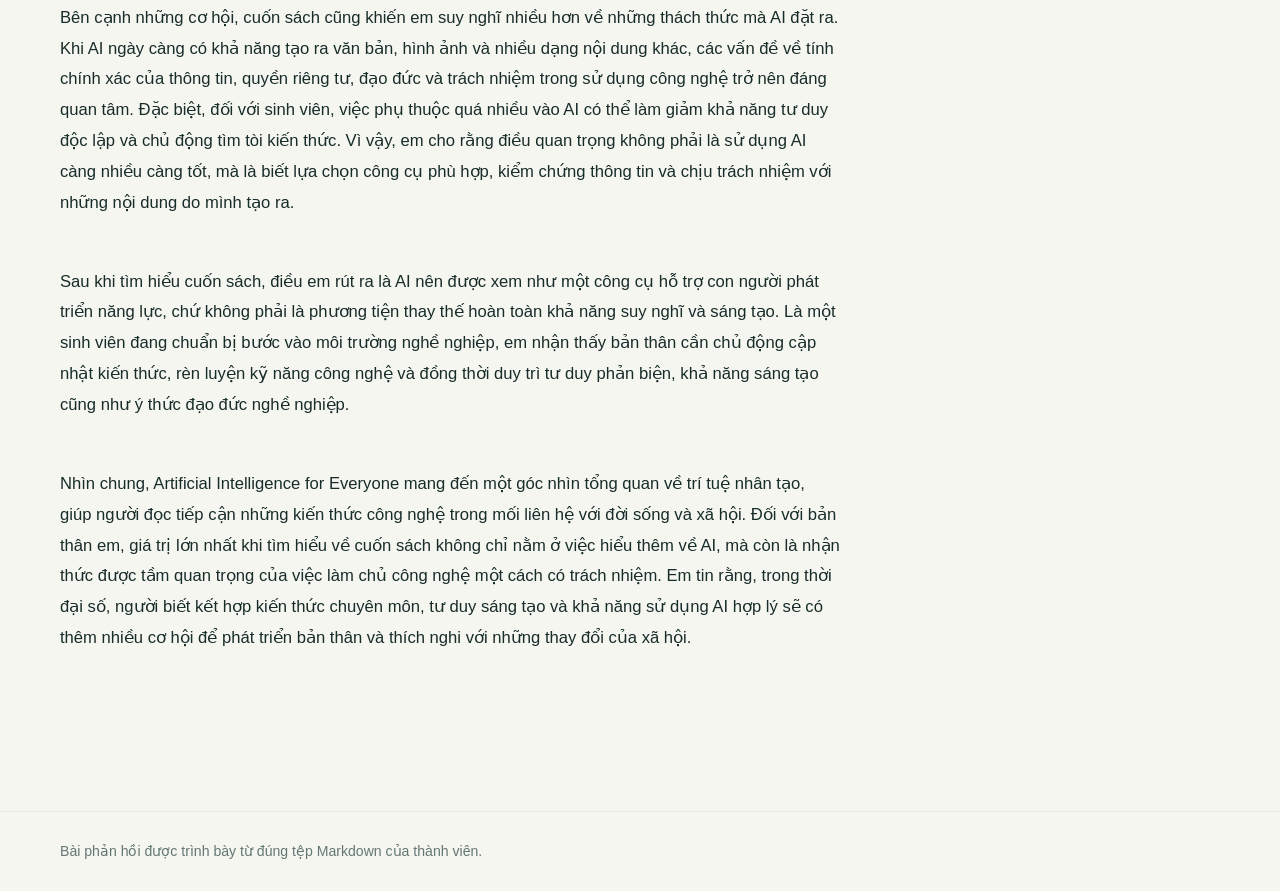
<file: reflection-cao-hong-my-nhung-24030370-md.html>
<!doctype html><html lang="vi"><head><meta charset="UTF-8"><meta name="viewport" content="width=device-width,initial-scale=1"><title>Cao Hồng Mỹ Nhung - 24030370 — Phản hồi đọc sách</title><link rel="stylesheet" href="style.css"></head><body><header class="topbar"><nav class="nav wrap"><a class="brand" href="index.html">✳ NGUYỆT KHẢM</a><button class="nav-toggle" aria-label="Mở menu" onclick="document.querySelector('.navlinks').classList.toggle('open')">☰</button><div class="navlinks"><a href="index.html">Trang chủ</a><a href="business-plan.html">Kế hoạch</a><a href="financial-analysis.html">Tài chính</a><a href="swot.html">SWOT</a><a href="five-forces.html">Porter</a><a class="active" href="reflections.html">Phản hồi sách</a><a href="action-plan.html">90 ngày</a></div></nav></header><main class="wrap"><section class="hero"><div class="reflection-head"><a class="pill-link" href="reflections.html">← Tất cả phản hồi</a><h1>Cao Hồng Mỹ Nhung - 24030370</h1><p class="source-note">Bài phản hồi đầy đủ · Nguồn: reflections/Cao Hồng Mỹ Nhung - 24030370 md.md</p></div><article class="prose reflection-text"><h2>Cao Hồng Mỹ Nhung - 24030370</h2>
<p><strong>CẢM NGHĨ VỀ SÁCH LIÊN QUAN ĐẾN TRÍ TUỆ NHÂN TẠO (AI)</strong></p>
<p>1. <strong>Tên sách</strong>: <strong>Artificial Intelligence for Everyone</strong> (Trí tuệ nhân tạo dành cho mọi người)<br>2. <strong>Tác giả:</strong> Christian Posthoff<br>3. <strong>Nhà xuất bản:</strong> Springer Cham (Springer Nature)</p>
<p><strong>Năm xuất bản:</strong> 2024</p>
<p><strong>Thể loại:</strong> Khoa học, công nghệ, trí tuệ nhân tạo</p>
<p><strong>4. Cảm nghĩ về cuốn sách</strong></p>
<p>Là một sinh viên theo học ngành Truyền thông Đa phương tiện, em nhận thấy trí tuệ nhân tạo (AI) đang dần trở thành một phần quan trọng trong học tập, công việc và đời sống hiện đại. Chính vì vậy, khi tìm hiểu về cuốn sách Artificial Intelligence for Everyone của tác giả Christian Posthoff, em đặc biệt quan tâm đến cách AI được hình thành, phát triển và ứng dụng trong thực tế.</p>
<p>Điều em cảm thấy đáng chú ý ở cuốn sách là cách tiếp cận trí tuệ nhân tạo không chỉ giới hạn trong lĩnh vực công nghệ mà còn mở rộng đến nhiều khía cạnh khác nhau của đời sống. Thông qua những kiến thức về lịch sử phát triển AI, học máy, mạng nơ-ron và xử lý ngôn ngữ tự nhiên, em có thêm góc nhìn tổng quan về cách những công nghệ này hoạt động cũng như vai trò của chúng trong xã hội. Cuốn sách giúp em nhận ra rằng AI không phải là một công nghệ xa vời hay chỉ dành riêng cho những người làm kỹ thuật, mà đã và đang hiện diện trong những hoạt động quen thuộc hằng ngày.</p>
<p>Đối với ngành Truyền thông Đa phương tiện, em nhận thấy AI mở ra nhiều cơ hội trong quá trình sáng tạo nội dung, thiết kế hình ảnh, sản xuất video và phân tích hành vi công chúng. Việc ứng dụng AI có thể hỗ trợ người làm truyền thông tiết kiệm thời gian, phát triển ý tưởng và tối ưu hóa quy trình sản xuất. Tuy nhiên, qua việc tìm hiểu các ứng dụng và những vấn đề liên quan đến AI, em cũng nhận thức rõ hơn rằng công nghệ không thể thay thế hoàn toàn tư duy sáng tạo, cảm xúc và khả năng đánh giá của con người. Một sản phẩm truyền thông có giá trị không chỉ cần sự hỗ trợ của công nghệ mà còn đòi hỏi góc nhìn riêng, tính nhân văn và trách nhiệm của người sáng tạo.</p>
<p>Bên cạnh những cơ hội, cuốn sách cũng khiến em suy nghĩ nhiều hơn về những thách thức mà AI đặt ra. Khi AI ngày càng có khả năng tạo ra văn bản, hình ảnh và nhiều dạng nội dung khác, các vấn đề về tính chính xác của thông tin, quyền riêng tư, đạo đức và trách nhiệm trong sử dụng công nghệ trở nên đáng quan tâm. Đặc biệt, đối với sinh viên, việc phụ thuộc quá nhiều vào AI có thể làm giảm khả năng tư duy độc lập và chủ động tìm tòi kiến thức. Vì vậy, em cho rằng điều quan trọng không phải là sử dụng AI càng nhiều càng tốt, mà là biết lựa chọn công cụ phù hợp, kiểm chứng thông tin và chịu trách nhiệm với những nội dung do mình tạo ra.</p>
<p>Sau khi tìm hiểu cuốn sách, điều em rút ra là AI nên được xem như một công cụ hỗ trợ con người phát triển năng lực, chứ không phải là phương tiện thay thế hoàn toàn khả năng suy nghĩ và sáng tạo. Là một sinh viên đang chuẩn bị bước vào môi trường nghề nghiệp, em nhận thấy bản thân cần chủ động cập nhật kiến thức, rèn luyện kỹ năng công nghệ và đồng thời duy trì tư duy phản biện, khả năng sáng tạo cũng như ý thức đạo đức nghề nghiệp.</p>
<p>Nhìn chung, Artificial Intelligence for Everyone mang đến một góc nhìn tổng quan về trí tuệ nhân tạo, giúp người đọc tiếp cận những kiến thức công nghệ trong mối liên hệ với đời sống và xã hội. Đối với bản thân em, giá trị lớn nhất khi tìm hiểu về cuốn sách không chỉ nằm ở việc hiểu thêm về AI, mà còn là nhận thức được tầm quan trọng của việc làm chủ công nghệ một cách có trách nhiệm. Em tin rằng, trong thời đại số, người biết kết hợp kiến thức chuyên môn, tư duy sáng tạo và khả năng sử dụng AI hợp lý sẽ có thêm nhiều cơ hội để phát triển bản thân và thích nghi với những thay đổi của xã hội.</p></article></section></main><footer class="footer"><div class="wrap">Bài phản hồi được trình bày từ đúng tệp Markdown của thành viên.</div></footer></body></html>
</file>
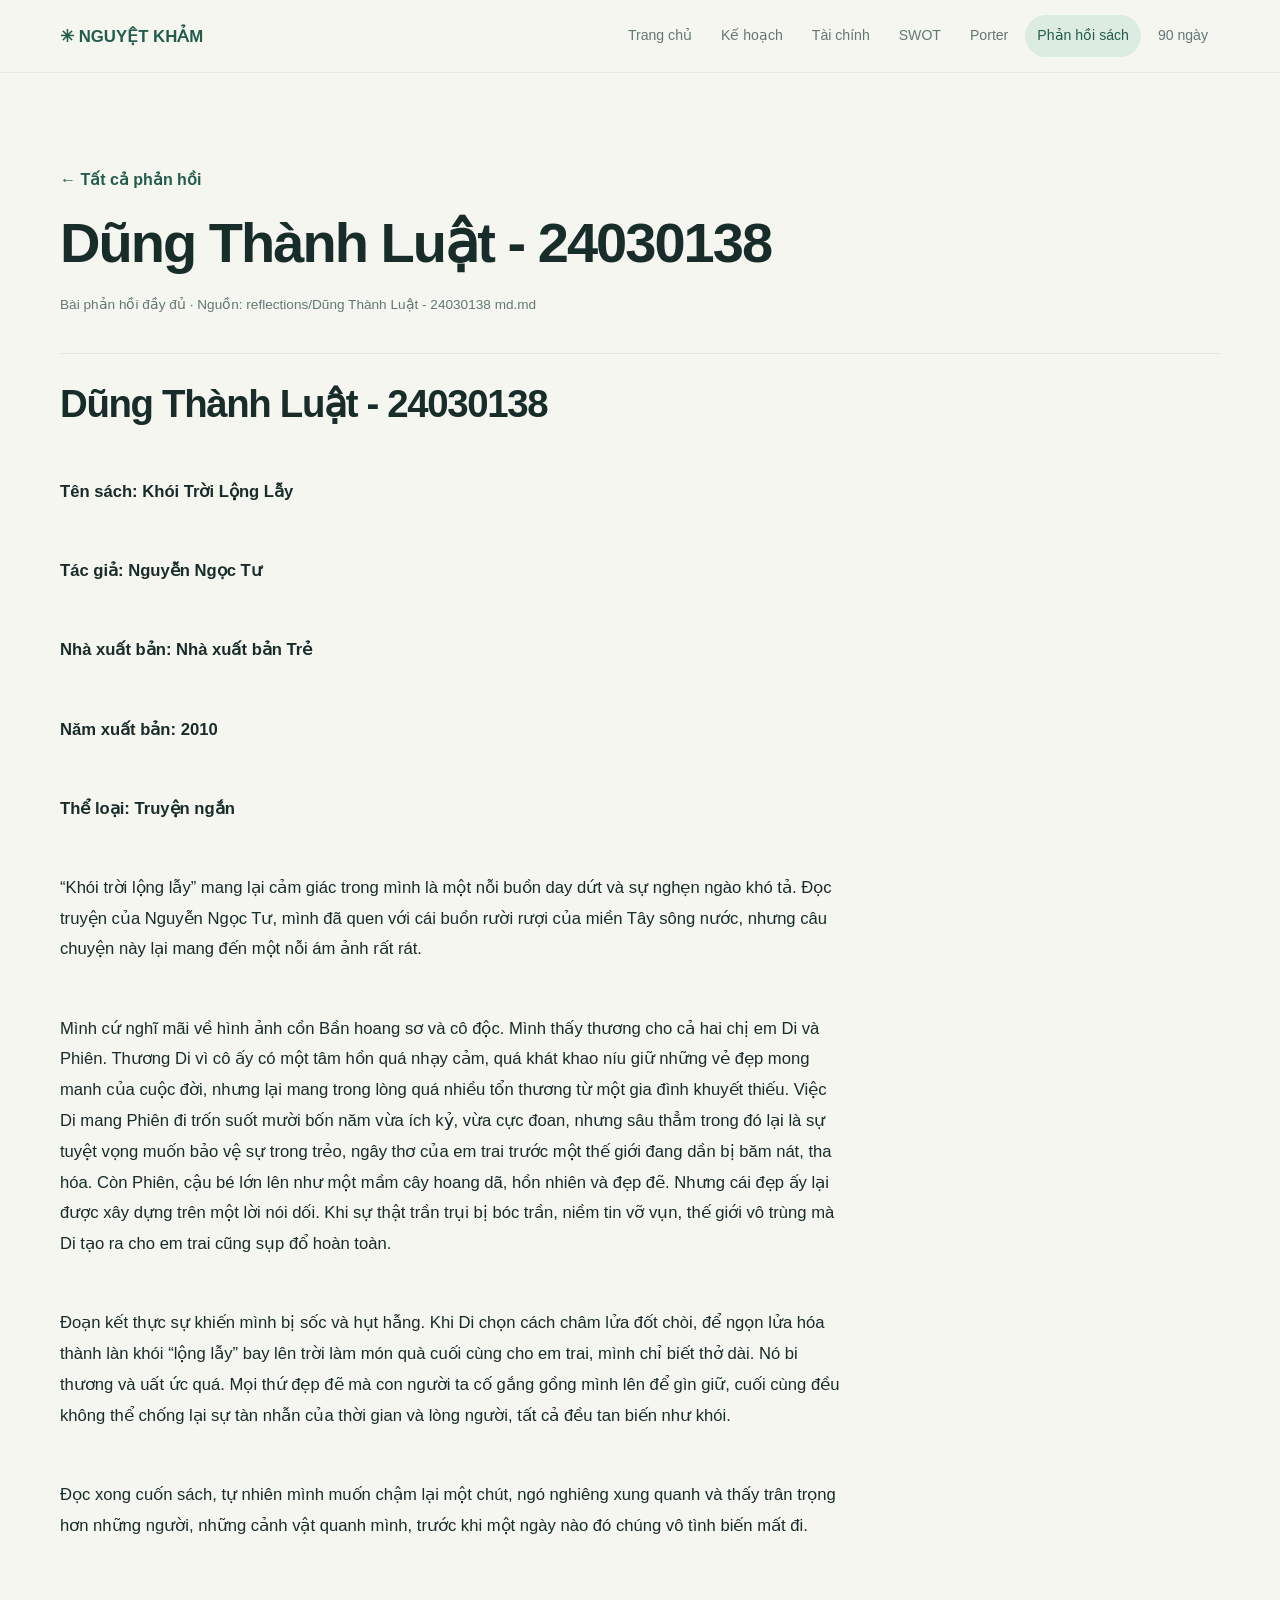
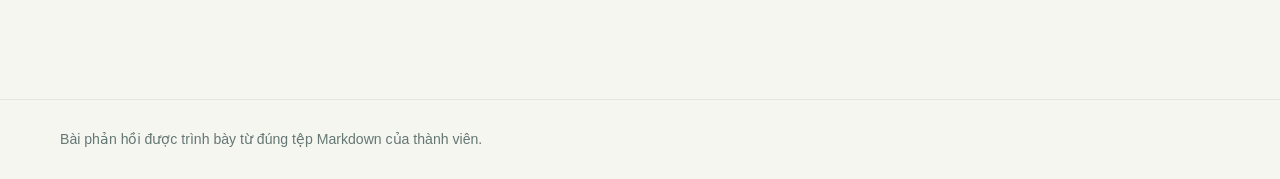
<file: reflection-dung-thanh-luat-24030138-md.html>
<!doctype html><html lang="vi"><head><meta charset="UTF-8"><meta name="viewport" content="width=device-width,initial-scale=1"><title>Dũng Thành Luật - 24030138 — Phản hồi đọc sách</title><link rel="stylesheet" href="style.css"></head><body><header class="topbar"><nav class="nav wrap"><a class="brand" href="index.html">✳ NGUYỆT KHẢM</a><button class="nav-toggle" aria-label="Mở menu" onclick="document.querySelector('.navlinks').classList.toggle('open')">☰</button><div class="navlinks"><a href="index.html">Trang chủ</a><a href="business-plan.html">Kế hoạch</a><a href="financial-analysis.html">Tài chính</a><a href="swot.html">SWOT</a><a href="five-forces.html">Porter</a><a class="active" href="reflections.html">Phản hồi sách</a><a href="action-plan.html">90 ngày</a></div></nav></header><main class="wrap"><section class="hero"><div class="reflection-head"><a class="pill-link" href="reflections.html">← Tất cả phản hồi</a><h1>Dũng Thành Luật - 24030138</h1><p class="source-note">Bài phản hồi đầy đủ · Nguồn: reflections/Dũng Thành Luật - 24030138 md.md</p></div><article class="prose reflection-text"><h2>Dũng Thành Luật - 24030138</h2>
<p><strong>Tên sách: Khói Trời Lộng Lẫy</strong></p>
<p><strong>Tác giả: Nguyễn Ngọc Tư</strong></p>
<p><strong>Nhà xuất bản: Nhà xuất bản Trẻ</strong></p>
<p><strong>Năm xuất bản: 2010</strong></p>
<p><strong>Thể loại: Truyện ngắn</strong></p>
<p>“Khói trời lộng lẫy” mang lại cảm giác trong mình là một nỗi buồn day dứt và sự nghẹn ngào khó tả. Đọc truyện của Nguyễn Ngọc Tư, mình đã quen với cái buồn rười rượi của miền Tây sông nước, nhưng câu chuyện này lại mang đến một nỗi ám ảnh rất rát.</p>
<p>Mình cứ nghĩ mãi về hình ảnh cồn Bần hoang sơ và cô độc. Mình thấy thương cho cả hai chị em Di và Phiên. Thương Di vì cô ấy có một tâm hồn quá nhạy cảm, quá khát khao níu giữ những vẻ đẹp mong manh của cuộc đời, nhưng lại mang trong lòng quá nhiều tổn thương từ một gia đình khuyết thiếu. Việc Di mang Phiên đi trốn suốt mười bốn năm vừa ích kỷ, vừa cực đoan, nhưng sâu thẳm trong đó lại là sự tuyệt vọng muốn bảo vệ sự trong trẻo, ngây thơ của em trai trước một thế giới đang dần bị băm nát, tha hóa. Còn Phiên, cậu bé lớn lên như một mầm cây hoang dã, hồn nhiên và đẹp đẽ. Nhưng cái đẹp ấy lại được xây dựng trên một lời nói dối. Khi sự thật trần trụi bị bóc trần, niềm tin vỡ vụn, thế giới vô trùng mà Di tạo ra cho em trai cũng sụp đổ hoàn toàn.</p>
<p>Đoạn kết thực sự khiến mình bị sốc và hụt hẫng. Khi Di chọn cách châm lửa đốt chòi, để ngọn lửa hóa thành làn khói “lộng lẫy” bay lên trời làm món quà cuối cùng cho em trai, mình chỉ biết thở dài. Nó bi thương và uất ức quá. Mọi thứ đẹp đẽ mà con người ta cố gắng gồng mình lên để gìn giữ, cuối cùng đều không thể chống lại sự tàn nhẫn của thời gian và lòng người, tất cả đều tan biến như khói.</p>
<p>Đọc xong cuốn sách, tự nhiên mình muốn chậm lại một chút, ngó nghiêng xung quanh và thấy trân trọng hơn những người, những cảnh vật quanh mình, trước khi một ngày nào đó chúng vô tình biến mất đi.</p></article></section></main><footer class="footer"><div class="wrap">Bài phản hồi được trình bày từ đúng tệp Markdown của thành viên.</div></footer></body></html>
</file>
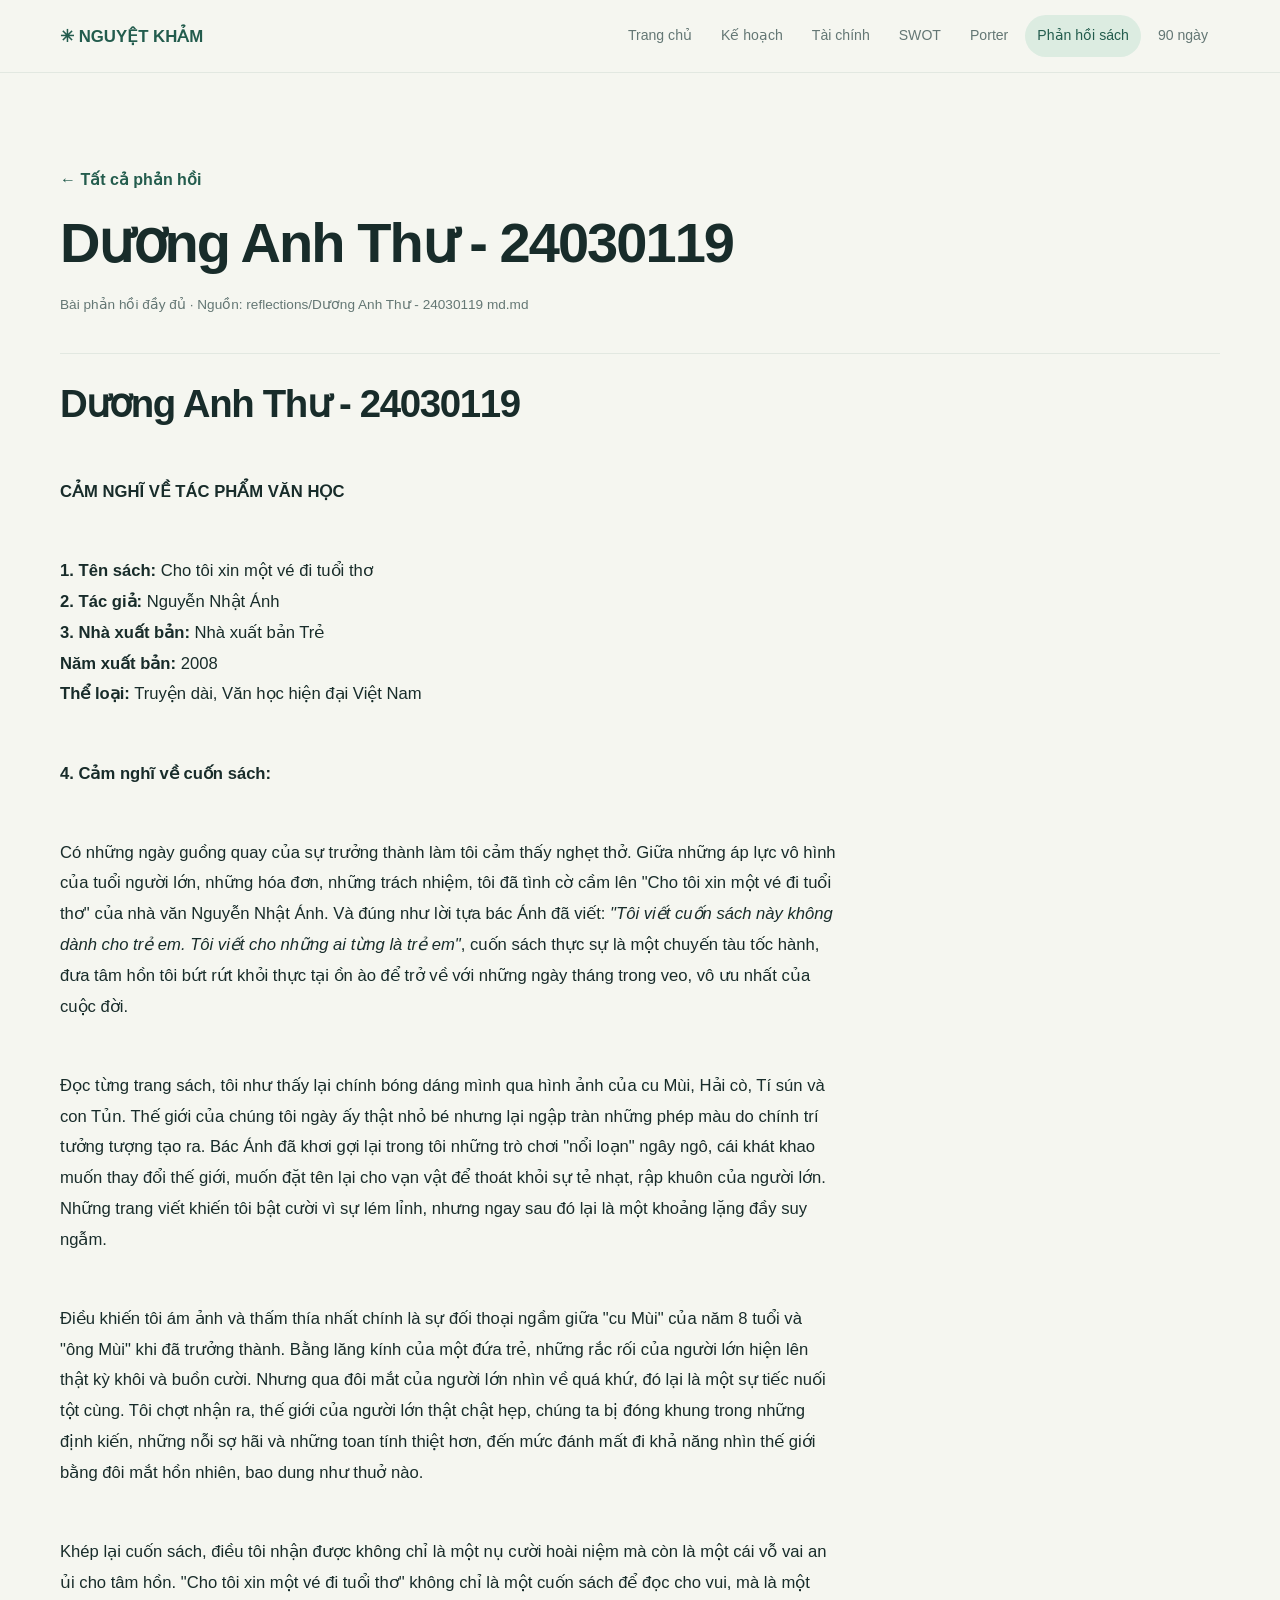
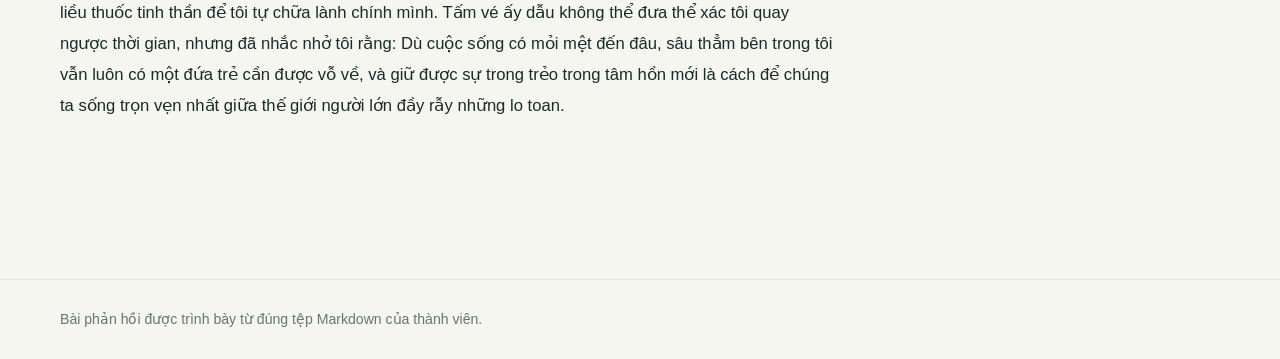
<file: reflection-duong-anh-thu-24030119-md.html>
<!doctype html><html lang="vi"><head><meta charset="UTF-8"><meta name="viewport" content="width=device-width,initial-scale=1"><title>Dương Anh Thư - 24030119 — Phản hồi đọc sách</title><link rel="stylesheet" href="style.css"></head><body><header class="topbar"><nav class="nav wrap"><a class="brand" href="index.html">✳ NGUYỆT KHẢM</a><button class="nav-toggle" aria-label="Mở menu" onclick="document.querySelector('.navlinks').classList.toggle('open')">☰</button><div class="navlinks"><a href="index.html">Trang chủ</a><a href="business-plan.html">Kế hoạch</a><a href="financial-analysis.html">Tài chính</a><a href="swot.html">SWOT</a><a href="five-forces.html">Porter</a><a class="active" href="reflections.html">Phản hồi sách</a><a href="action-plan.html">90 ngày</a></div></nav></header><main class="wrap"><section class="hero"><div class="reflection-head"><a class="pill-link" href="reflections.html">← Tất cả phản hồi</a><h1>Dương Anh Thư - 24030119</h1><p class="source-note">Bài phản hồi đầy đủ · Nguồn: reflections/Dương Anh Thư - 24030119 md.md</p></div><article class="prose reflection-text"><h2>Dương Anh Thư - 24030119</h2>
<p><strong>CẢM NGHĨ VỀ TÁC PHẨM VĂN HỌC</strong></p>
<p><strong>1. Tên sách:</strong> Cho tôi xin một vé đi tuổi thơ<br><strong>2. Tác giả:</strong> Nguyễn Nhật Ánh<br><strong>3. Nhà xuất bản:</strong> Nhà xuất bản Trẻ<br><strong>Năm xuất bản:</strong> 2008<br><strong>Thể loại:</strong> Truyện dài, Văn học hiện đại Việt Nam</p>
<p><strong>4. Cảm nghĩ về cuốn sách:</strong></p>
<p>Có những ngày guồng quay của sự trưởng thành làm tôi cảm thấy nghẹt thở. Giữa những áp lực vô hình của tuổi người lớn, những hóa đơn, những trách nhiệm, tôi đã tình cờ cầm lên &quot;Cho tôi xin một vé đi tuổi thơ&quot; của nhà văn Nguyễn Nhật Ánh. Và đúng như lời tựa bác Ánh đã viết: <em>&quot;Tôi viết cuốn sách này không dành cho trẻ em. Tôi viết cho những ai từng là trẻ em&quot;</em>, cuốn sách thực sự là một chuyến tàu tốc hành, đưa tâm hồn tôi bứt rứt khỏi thực tại ồn ào để trở về với những ngày tháng trong veo, vô ưu nhất của cuộc đời.</p>
<p>Đọc từng trang sách, tôi như thấy lại chính bóng dáng mình qua hình ảnh của cu Mùi, Hải cò, Tí sún và con Tủn. Thế giới của chúng tôi ngày ấy thật nhỏ bé nhưng lại ngập tràn những phép màu do chính trí tưởng tượng tạo ra. Bác Ánh đã khơi gợi lại trong tôi những trò chơi &quot;nổi loạn&quot; ngây ngô, cái khát khao muốn thay đổi thế giới, muốn đặt tên lại cho vạn vật để thoát khỏi sự tẻ nhạt, rập khuôn của người lớn. Những trang viết khiến tôi bật cười vì sự lém lỉnh, nhưng ngay sau đó lại là một khoảng lặng đầy suy ngẫm.</p>
<p>Điều khiến tôi ám ảnh và thấm thía nhất chính là sự đối thoại ngầm giữa &quot;cu Mùi&quot; của năm 8 tuổi và &quot;ông Mùi&quot; khi đã trưởng thành. Bằng lăng kính của một đứa trẻ, những rắc rối của người lớn hiện lên thật kỳ khôi và buồn cười. Nhưng qua đôi mắt của người lớn nhìn về quá khứ, đó lại là một sự tiếc nuối tột cùng. Tôi chợt nhận ra, thế giới của người lớn thật chật hẹp, chúng ta bị đóng khung trong những định kiến, những nỗi sợ hãi và những toan tính thiệt hơn, đến mức đánh mất đi khả năng nhìn thế giới bằng đôi mắt hồn nhiên, bao dung như thuở nào.</p>
<p>Khép lại cuốn sách, điều tôi nhận được không chỉ là một nụ cười hoài niệm mà còn là một cái vỗ vai an ủi cho tâm hồn. &quot;Cho tôi xin một vé đi tuổi thơ&quot; không chỉ là một cuốn sách để đọc cho vui, mà là một liều thuốc tinh thần để tôi tự chữa lành chính mình. Tấm vé ấy dẫu không thể đưa thể xác tôi quay ngược thời gian, nhưng đã nhắc nhở tôi rằng: Dù cuộc sống có mỏi mệt đến đâu, sâu thẳm bên trong tôi vẫn luôn có một đứa trẻ cần được vỗ về, và giữ được sự trong trẻo trong tâm hồn mới là cách để chúng ta sống trọn vẹn nhất giữa thế giới người lớn đầy rẫy những lo toan.</p></article></section></main><footer class="footer"><div class="wrap">Bài phản hồi được trình bày từ đúng tệp Markdown của thành viên.</div></footer></body></html>
</file>
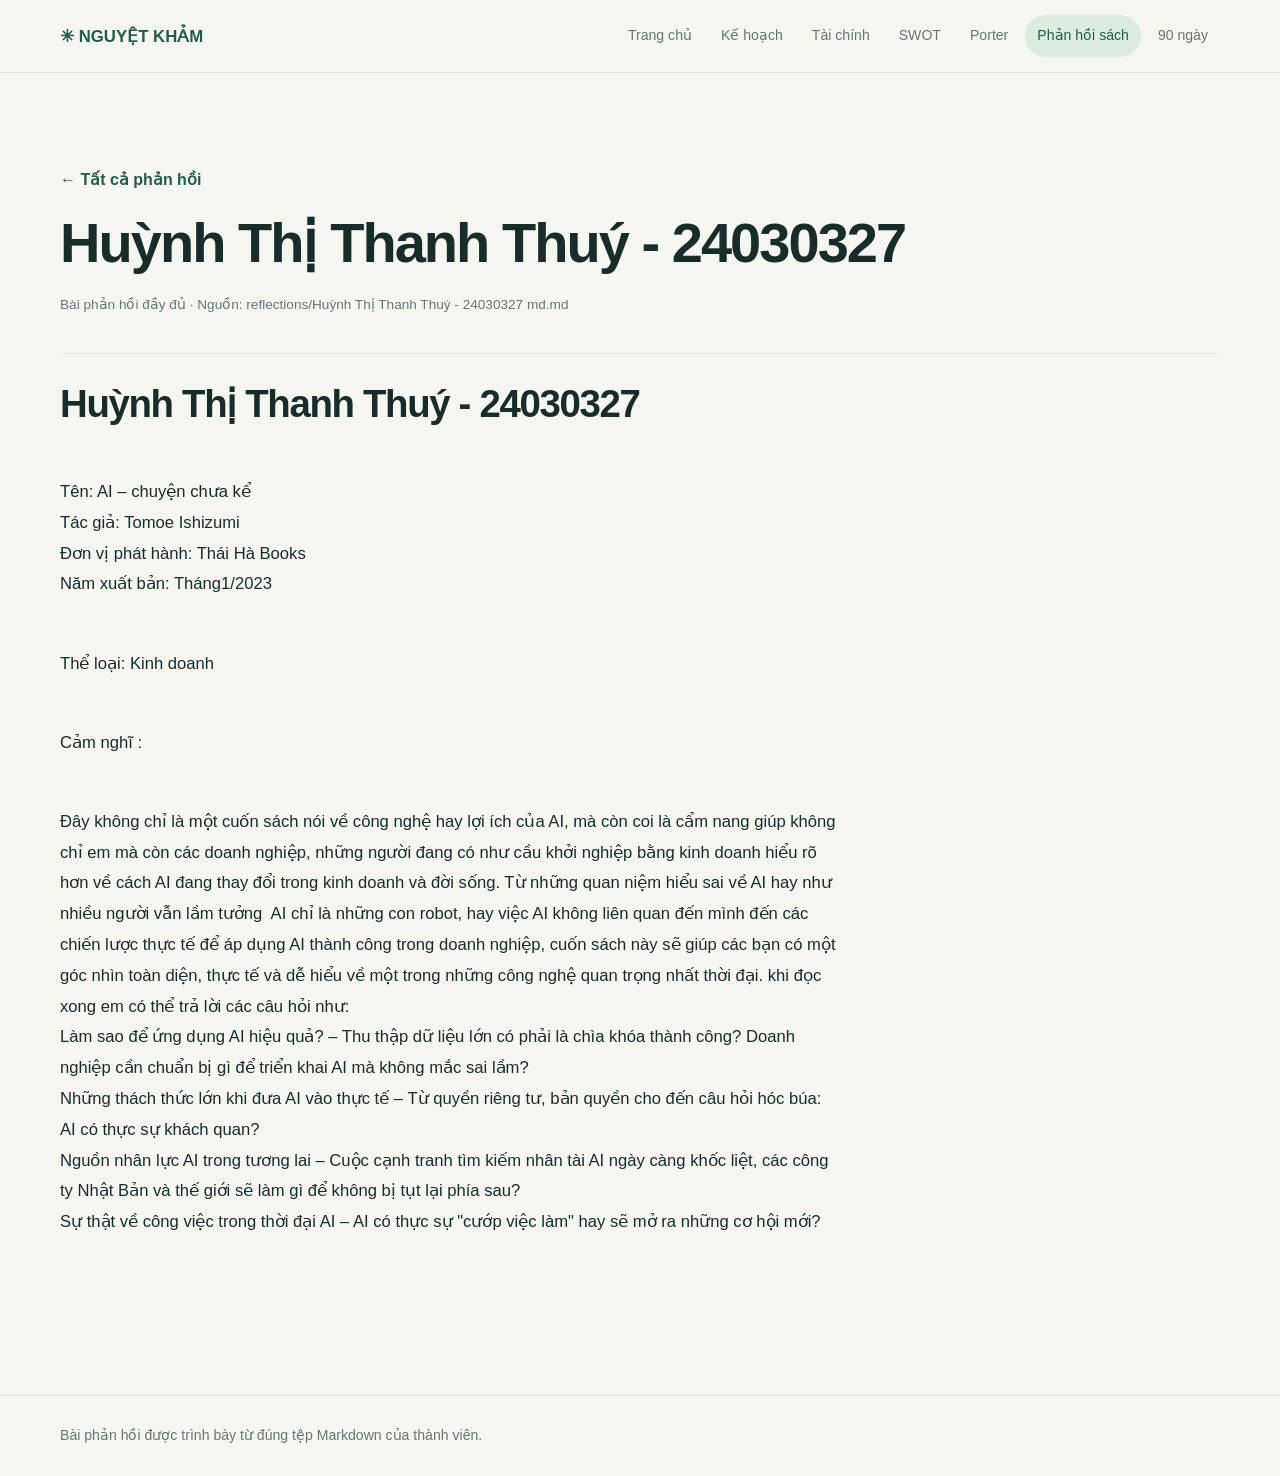
<file: reflection-huynh-thi-thanh-thuy-24030327-md.html>
<!doctype html><html lang="vi"><head><meta charset="UTF-8"><meta name="viewport" content="width=device-width,initial-scale=1"><title>Huỳnh Thị Thanh Thuý - 24030327 — Phản hồi đọc sách</title><link rel="stylesheet" href="style.css"></head><body><header class="topbar"><nav class="nav wrap"><a class="brand" href="index.html">✳ NGUYỆT KHẢM</a><button class="nav-toggle" aria-label="Mở menu" onclick="document.querySelector('.navlinks').classList.toggle('open')">☰</button><div class="navlinks"><a href="index.html">Trang chủ</a><a href="business-plan.html">Kế hoạch</a><a href="financial-analysis.html">Tài chính</a><a href="swot.html">SWOT</a><a href="five-forces.html">Porter</a><a class="active" href="reflections.html">Phản hồi sách</a><a href="action-plan.html">90 ngày</a></div></nav></header><main class="wrap"><section class="hero"><div class="reflection-head"><a class="pill-link" href="reflections.html">← Tất cả phản hồi</a><h1>Huỳnh Thị Thanh Thuý - 24030327</h1><p class="source-note">Bài phản hồi đầy đủ · Nguồn: reflections/Huỳnh Thị Thanh Thuý - 24030327 md.md</p></div><article class="prose reflection-text"><h2>Huỳnh Thị Thanh Thuý - 24030327</h2>
<p>Tên: AI – chuyện chưa kể<br>Tác giả: Tomoe Ishizumi<br>Đơn vị phát hành: Thái Hà Books<br>Năm xuất bản: Tháng1/2023</p>
<p>Thể loại: Kinh doanh</p>
<p>Cảm nghĩ :</p>
<p>Đây không chỉ là một cuốn sách nói về công nghệ hay lợi ích của AI, mà còn coi là cẩm nang giúp không chỉ em mà còn các doanh nghiệp, những người đang có như cầu khởi nghiệp bằng kinh doanh hiểu rõ hơn về cách AI đang thay đổi trong kinh doanh và đời sống. Từ những quan niệm hiểu sai về AI hay như nhiều người vẫn lầm tưởng  AI chỉ là những con robot, hay việc AI không liên quan đến mình đến các chiến lược thực tế để áp dụng AI thành công trong doanh nghiệp, cuốn sách này sẽ giúp các bạn có một góc nhìn toàn diện, thực tế và dễ hiểu về một trong những công nghệ quan trọng nhất thời đại. khi đọc xong em có thể trả lời các câu hỏi như:<br>Làm sao để ứng dụng AI hiệu quả? – Thu thập dữ liệu lớn có phải là chìa khóa thành công? Doanh nghiệp cần chuẩn bị gì để triển khai AI mà không mắc sai lầm?<br>Những thách thức lớn khi đưa AI vào thực tế – Từ quyền riêng tư, bản quyền cho đến câu hỏi hóc búa: AI có thực sự khách quan?<br>Nguồn nhân lực AI trong tương lai – Cuộc cạnh tranh tìm kiếm nhân tài AI ngày càng khốc liệt, các công ty Nhật Bản và thế giới sẽ làm gì để không bị tụt lại phía sau?<br>Sự thật về công việc trong thời đại AI – AI có thực sự &quot;cướp việc làm&quot; hay sẽ mở ra những cơ hội mới?</p></article></section></main><footer class="footer"><div class="wrap">Bài phản hồi được trình bày từ đúng tệp Markdown của thành viên.</div></footer></body></html>
</file>
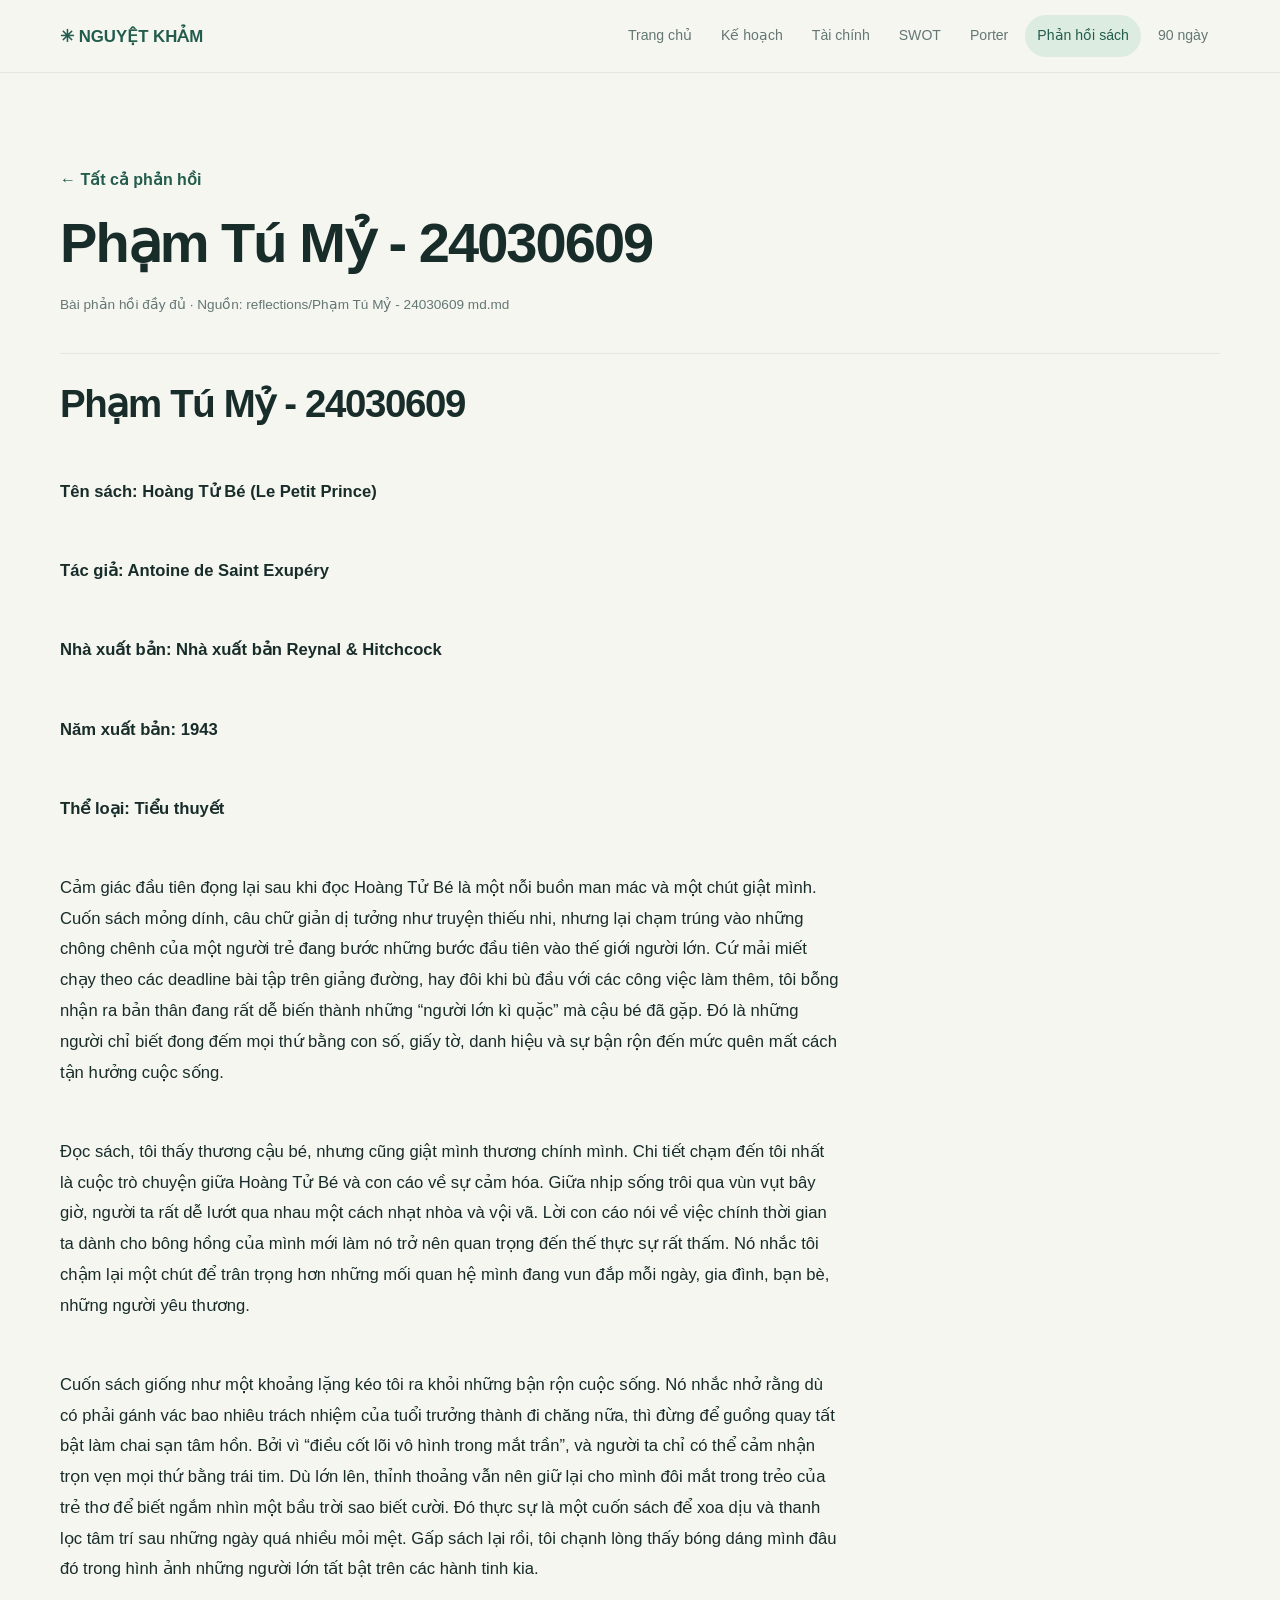
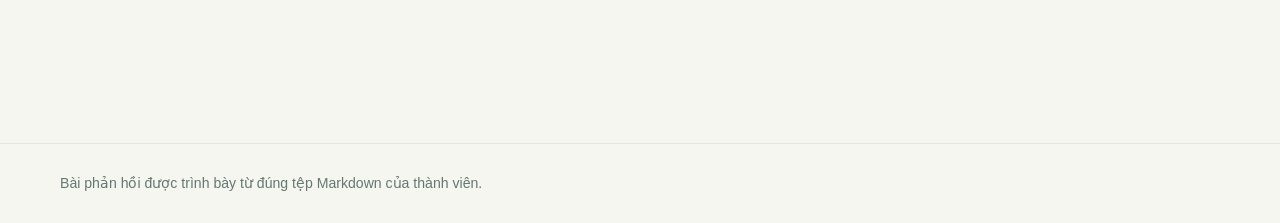
<file: reflection-pham-tu-my-24030609-md.html>
<!doctype html><html lang="vi"><head><meta charset="UTF-8"><meta name="viewport" content="width=device-width,initial-scale=1"><title>Phạm Tú Mỷ - 24030609 — Phản hồi đọc sách</title><link rel="stylesheet" href="style.css"></head><body><header class="topbar"><nav class="nav wrap"><a class="brand" href="index.html">✳ NGUYỆT KHẢM</a><button class="nav-toggle" aria-label="Mở menu" onclick="document.querySelector('.navlinks').classList.toggle('open')">☰</button><div class="navlinks"><a href="index.html">Trang chủ</a><a href="business-plan.html">Kế hoạch</a><a href="financial-analysis.html">Tài chính</a><a href="swot.html">SWOT</a><a href="five-forces.html">Porter</a><a class="active" href="reflections.html">Phản hồi sách</a><a href="action-plan.html">90 ngày</a></div></nav></header><main class="wrap"><section class="hero"><div class="reflection-head"><a class="pill-link" href="reflections.html">← Tất cả phản hồi</a><h1>Phạm Tú Mỷ - 24030609</h1><p class="source-note">Bài phản hồi đầy đủ · Nguồn: reflections/Phạm Tú Mỷ - 24030609 md.md</p></div><article class="prose reflection-text"><h2>Phạm Tú Mỷ - 24030609</h2>
<p><strong>Tên sách: Hoàng Tử Bé (Le Petit Prince)</strong></p>
<p><strong>Tác giả: Antoine de Saint Exupéry</strong></p>
<p><strong>Nhà xuất bản: Nhà xuất bản Reynal &amp; Hitchcock</strong></p>
<p><strong>Năm xuất bản: 1943</strong></p>
<p><strong>Thể loại: Tiểu thuyết</strong></p>
<p>Cảm giác đầu tiên đọng lại sau khi đọc Hoàng Tử Bé là một nỗi buồn man mác và một chút giật mình. Cuốn sách mỏng dính, câu chữ giản dị tưởng như truyện thiếu nhi, nhưng lại chạm trúng vào những chông chênh của một người trẻ đang bước những bước đầu tiên vào thế giới người lớn. Cứ mải miết chạy theo các deadline bài tập trên giảng đường, hay đôi khi bù đầu với các công việc làm thêm, tôi bỗng nhận ra bản thân đang rất dễ biến thành những “người lớn kì quặc” mà cậu bé đã gặp. Đó là những người chỉ biết đong đếm mọi thứ bằng con số, giấy tờ, danh hiệu và sự bận rộn đến mức quên mất cách tận hưởng cuộc sống.</p>
<p>Đọc sách, tôi thấy thương cậu bé, nhưng cũng giật mình thương chính mình. Chi tiết chạm đến tôi nhất là cuộc trò chuyện giữa Hoàng Tử Bé và con cáo về sự cảm hóa. Giữa nhịp sống trôi qua vùn vụt bây giờ, người ta rất dễ lướt qua nhau một cách nhạt nhòa và vội vã. Lời con cáo nói về việc chính thời gian ta dành cho bông hồng của mình mới làm nó trở nên quan trọng đến thế thực sự rất thấm. Nó nhắc tôi chậm lại một chút để trân trọng hơn những mối quan hệ mình đang vun đắp mỗi ngày, gia đình, bạn bè, những người yêu thương.</p>
<p>Cuốn sách giống như một khoảng lặng kéo tôi ra khỏi những bận rộn cuộc sống. Nó nhắc nhở rằng dù có phải gánh vác bao nhiêu trách nhiệm của tuổi trưởng thành đi chăng nữa, thì đừng để guồng quay tất bật làm chai sạn tâm hồn. Bởi vì “điều cốt lõi vô hình trong mắt trần”, và người ta chỉ có thể cảm nhận trọn vẹn mọi thứ bằng trái tim. Dù lớn lên, thỉnh thoảng vẫn nên giữ lại cho mình đôi mắt trong trẻo của trẻ thơ để biết ngắm nhìn một bầu trời sao biết cười. Đó thực sự là một cuốn sách để xoa dịu và thanh lọc tâm trí sau những ngày quá nhiều mỏi mệt. Gấp sách lại rồi, tôi chạnh lòng thấy bóng dáng mình đâu đó trong hình ảnh những người lớn tất bật trên các hành tinh kia.</p></article></section></main><footer class="footer"><div class="wrap">Bài phản hồi được trình bày từ đúng tệp Markdown của thành viên.</div></footer></body></html>
</file>
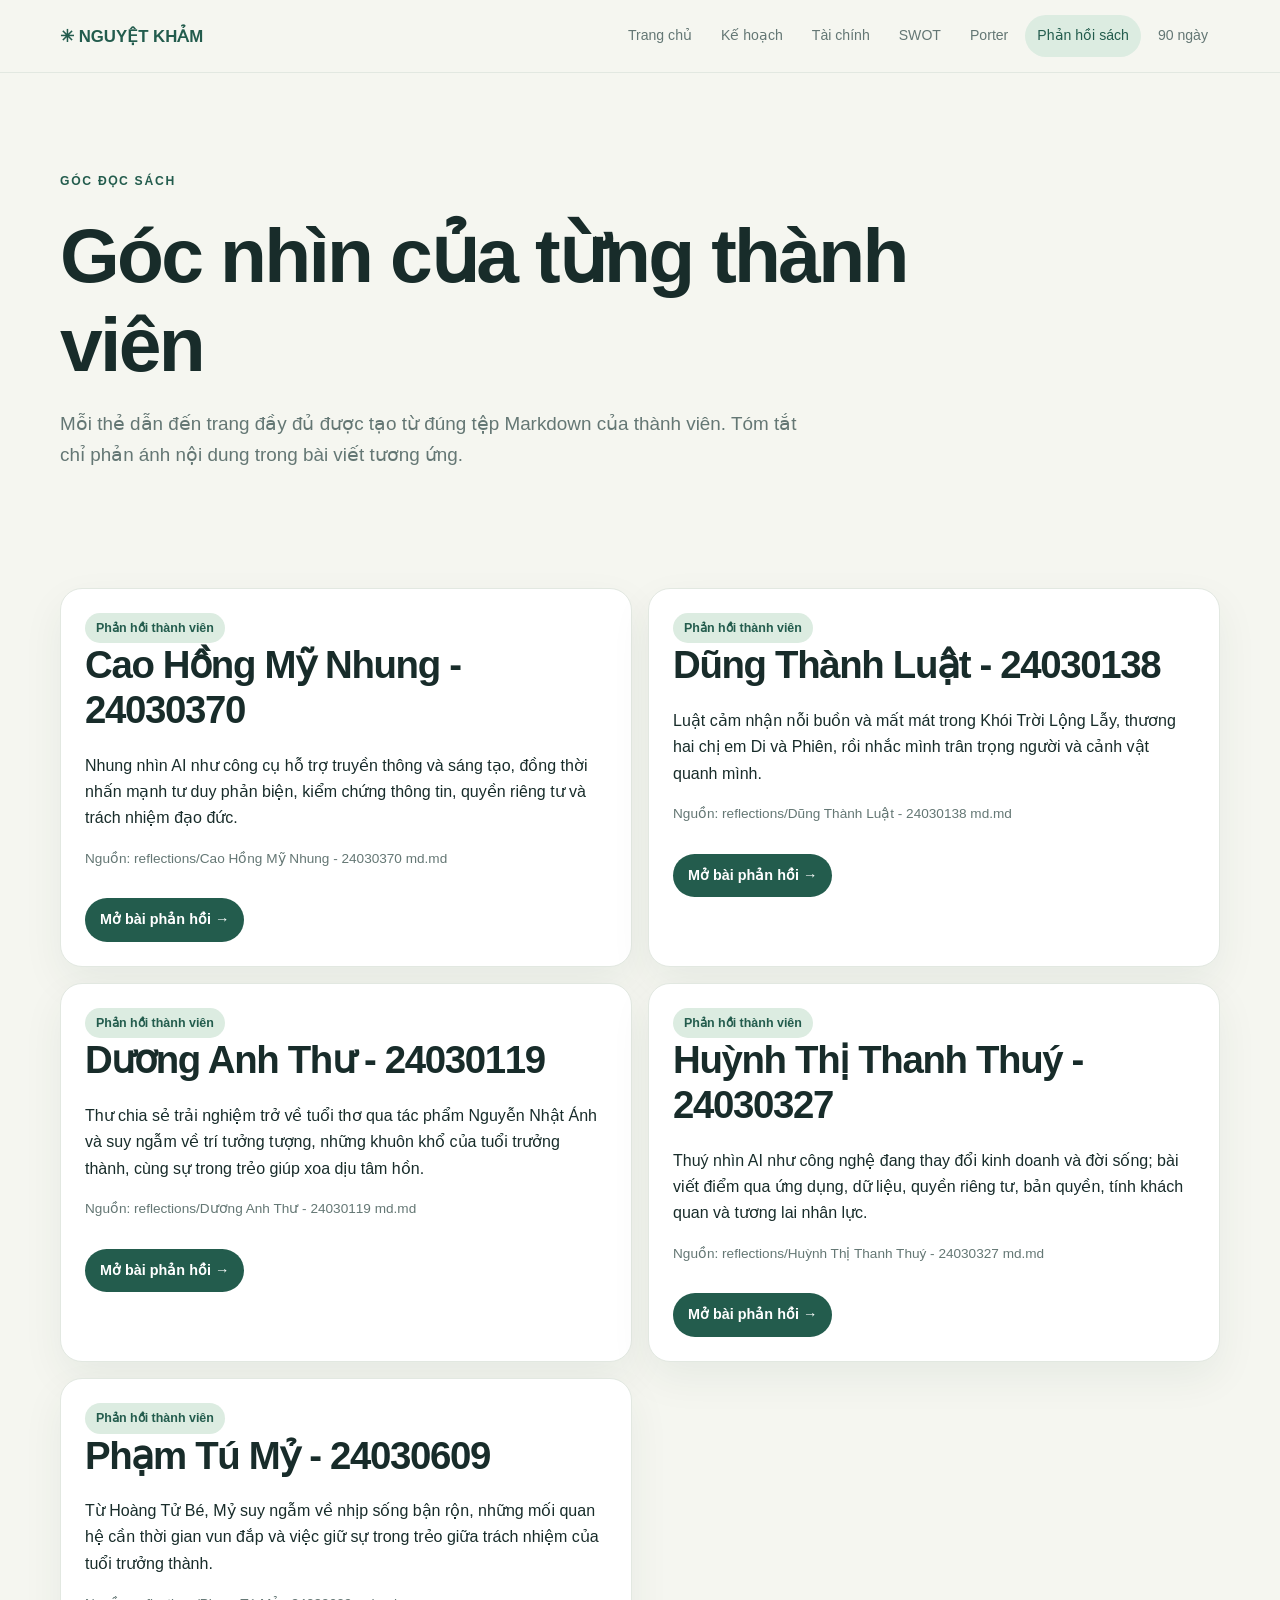
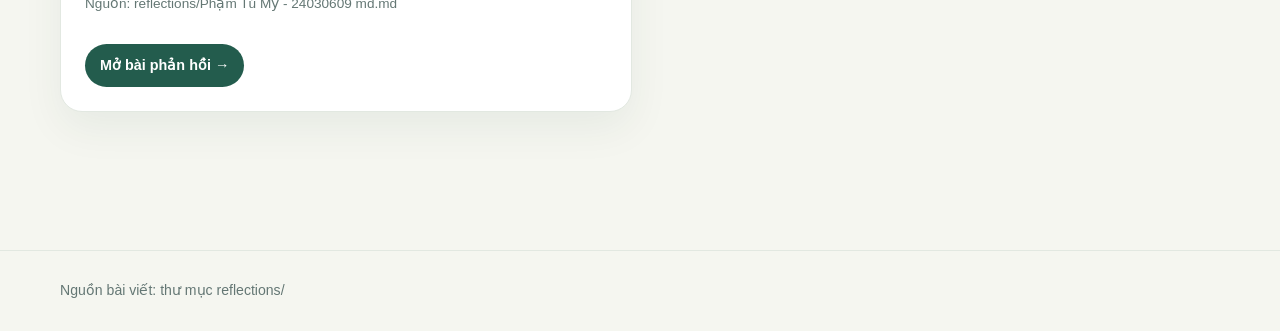
<file: reflections.html>
<!doctype html><html lang="vi"><head><meta charset="UTF-8"><meta name="viewport" content="width=device-width,initial-scale=1"><title>Phản hồi đọc sách — Nguyệt Khảm</title><link rel="stylesheet" href="style.css"></head><body><header class="topbar"><nav class="nav wrap"><a class="brand" href="index.html">✳ NGUYỆT KHẢM</a><button class="nav-toggle" aria-label="Mở menu" onclick="document.querySelector('.navlinks').classList.toggle('open')">☰</button><div class="navlinks"><a href="index.html">Trang chủ</a><a href="business-plan.html">Kế hoạch</a><a href="financial-analysis.html">Tài chính</a><a href="swot.html">SWOT</a><a href="five-forces.html">Porter</a><a class="active" href="reflections.html">Phản hồi sách</a><a href="action-plan.html">90 ngày</a></div></nav></header><main class="wrap"><section class="hero"><span class="eyebrow">Góc đọc sách</span><h1>Góc nhìn của từng thành viên</h1><p class="lead">Mỗi thẻ dẫn đến trang đầy đủ được tạo từ đúng tệp Markdown của thành viên. Tóm tắt chỉ phản ánh nội dung trong bài viết tương ứng.</p></section><section class="section"><div class="grid two"><article class="card"><span class="tag">Phản hồi thành viên</span><h2>Cao Hồng Mỹ Nhung - 24030370</h2><p>Nhung nhìn AI như công cụ hỗ trợ truyền thông và sáng tạo, đồng thời nhấn mạnh tư duy phản biện, kiểm chứng thông tin, quyền riêng tư và trách nhiệm đạo đức.</p><p class="source-note">Nguồn: reflections/Cao Hồng Mỹ Nhung - 24030370 md.md</p><a class="btn" href="reflection-cao-hong-my-nhung-24030370-md.html">Mở bài phản hồi →</a></article><article class="card"><span class="tag">Phản hồi thành viên</span><h2>Dũng Thành Luật - 24030138</h2><p>Luật cảm nhận nỗi buồn và mất mát trong Khói Trời Lộng Lẫy, thương hai chị em Di và Phiên, rồi nhắc mình trân trọng người và cảnh vật quanh mình.</p><p class="source-note">Nguồn: reflections/Dũng Thành Luật - 24030138 md.md</p><a class="btn" href="reflection-dung-thanh-luat-24030138-md.html">Mở bài phản hồi →</a></article><article class="card"><span class="tag">Phản hồi thành viên</span><h2>Dương Anh Thư - 24030119</h2><p>Thư chia sẻ trải nghiệm trở về tuổi thơ qua tác phẩm Nguyễn Nhật Ánh và suy ngẫm về trí tưởng tượng, những khuôn khổ của tuổi trưởng thành, cùng sự trong trẻo giúp xoa dịu tâm hồn.</p><p class="source-note">Nguồn: reflections/Dương Anh Thư - 24030119 md.md</p><a class="btn" href="reflection-duong-anh-thu-24030119-md.html">Mở bài phản hồi →</a></article><article class="card"><span class="tag">Phản hồi thành viên</span><h2>Huỳnh Thị Thanh Thuý - 24030327</h2><p>Thuý nhìn AI như công nghệ đang thay đổi kinh doanh và đời sống; bài viết điểm qua ứng dụng, dữ liệu, quyền riêng tư, bản quyền, tính khách quan và tương lai nhân lực.</p><p class="source-note">Nguồn: reflections/Huỳnh Thị Thanh Thuý - 24030327 md.md</p><a class="btn" href="reflection-huynh-thi-thanh-thuy-24030327-md.html">Mở bài phản hồi →</a></article><article class="card"><span class="tag">Phản hồi thành viên</span><h2>Phạm Tú Mỷ - 24030609</h2><p>Từ Hoàng Tử Bé, Mỷ suy ngẫm về nhịp sống bận rộn, những mối quan hệ cần thời gian vun đắp và việc giữ sự trong trẻo giữa trách nhiệm của tuổi trưởng thành.</p><p class="source-note">Nguồn: reflections/Phạm Tú Mỷ - 24030609 md.md</p><a class="btn" href="reflection-pham-tu-my-24030609-md.html">Mở bài phản hồi →</a></article></div></section></main><footer class="footer"><div class="wrap">Nguồn bài viết: thư mục reflections/</div></footer></body></html>
</file>
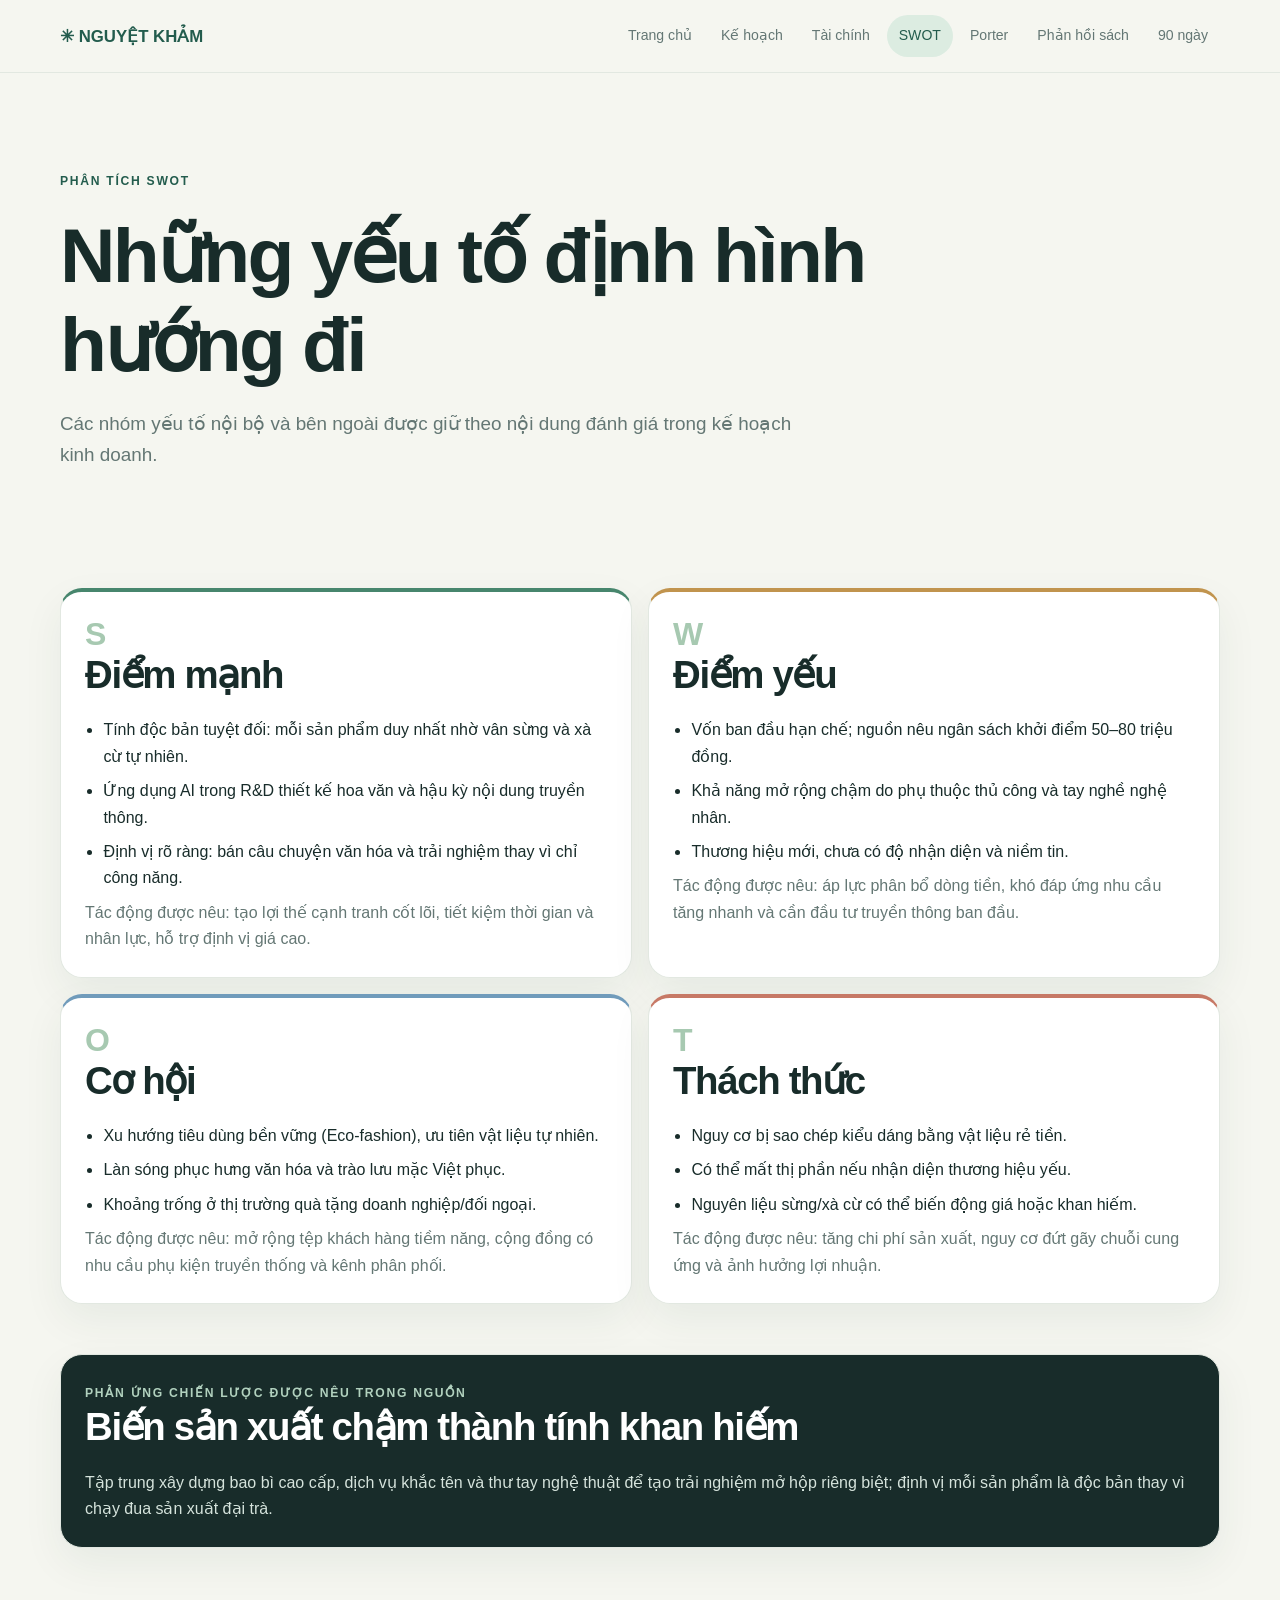
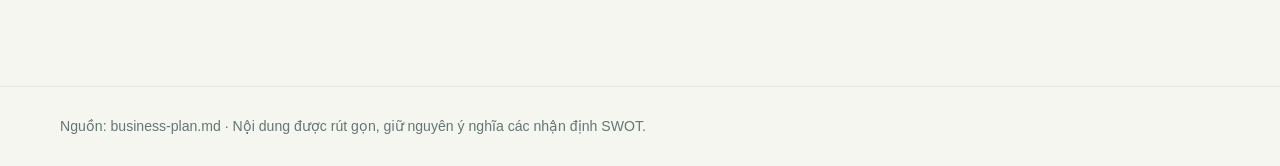
<file: swot.html>
<!doctype html><html lang="vi"><head><meta charset="UTF-8"><meta name="viewport" content="width=device-width,initial-scale=1"><title>Phân tích SWOT — Nguyệt Khảm</title><link rel="stylesheet" href="style.css"></head><body><header class="topbar"><nav class="nav wrap"><a class="brand" href="index.html">✳ NGUYỆT KHẢM</a><button class="nav-toggle" aria-label="Mở menu" onclick="document.querySelector('.navlinks').classList.toggle('open')">☰</button><div class="navlinks"><a href="index.html">Trang chủ</a><a href="business-plan.html">Kế hoạch</a><a href="financial-analysis.html">Tài chính</a><a class="active" href="swot.html">SWOT</a><a href="five-forces.html">Porter</a><a href="reflections.html">Phản hồi sách</a><a href="action-plan.html">90 ngày</a></div></nav></header><main class="wrap"><section class="hero"><span class="eyebrow">Phân tích SWOT</span><h1>Những yếu tố định hình hướng đi</h1><p class="lead">Các nhóm yếu tố nội bộ và bên ngoài được giữ theo nội dung đánh giá trong kế hoạch kinh doanh.</p></section><section class="section"><div class="grid two"><article class="card swot-card s"><div class="code">S</div><h2>Điểm mạnh</h2><ul class="list"><li>Tính độc bản tuyệt đối: mỗi sản phẩm duy nhất nhờ vân sừng và xà cừ tự nhiên.</li><li>Ứng dụng AI trong R&D thiết kế hoa văn và hậu kỳ nội dung truyền thông.</li><li>Định vị rõ ràng: bán câu chuyện văn hóa và trải nghiệm thay vì chỉ công năng.</li></ul><p class="muted">Tác động được nêu: tạo lợi thế cạnh tranh cốt lõi, tiết kiệm thời gian và nhân lực, hỗ trợ định vị giá cao.</p></article><article class="card swot-card w"><div class="code">W</div><h2>Điểm yếu</h2><ul class="list"><li>Vốn ban đầu hạn chế; nguồn nêu ngân sách khởi điểm 50–80 triệu đồng.</li><li>Khả năng mở rộng chậm do phụ thuộc thủ công và tay nghề nghệ nhân.</li><li>Thương hiệu mới, chưa có độ nhận diện và niềm tin.</li></ul><p class="muted">Tác động được nêu: áp lực phân bổ dòng tiền, khó đáp ứng nhu cầu tăng nhanh và cần đầu tư truyền thông ban đầu.</p></article><article class="card swot-card o"><div class="code">O</div><h2>Cơ hội</h2><ul class="list"><li>Xu hướng tiêu dùng bền vững (Eco-fashion), ưu tiên vật liệu tự nhiên.</li><li>Làn sóng phục hưng văn hóa và trào lưu mặc Việt phục.</li><li>Khoảng trống ở thị trường quà tặng doanh nghiệp/đối ngoại.</li></ul><p class="muted">Tác động được nêu: mở rộng tệp khách hàng tiềm năng, cộng đồng có nhu cầu phụ kiện truyền thống và kênh phân phối.</p></article><article class="card swot-card t"><div class="code">T</div><h2>Thách thức</h2><ul class="list"><li>Nguy cơ bị sao chép kiểu dáng bằng vật liệu rẻ tiền.</li><li>Có thể mất thị phần nếu nhận diện thương hiệu yếu.</li><li>Nguyên liệu sừng/xà cừ có thể biến động giá hoặc khan hiếm.</li></ul><p class="muted">Tác động được nêu: tăng chi phí sản xuất, nguy cơ đứt gãy chuỗi cung ứng và ảnh hưởng lợi nhuận.</p></article></div></section><section class="section"><div class="card feature"><span class="eyebrow">Phản ứng chiến lược được nêu trong nguồn</span><h2>Biến sản xuất chậm thành tính khan hiếm</h2><p>Tập trung xây dựng bao bì cao cấp, dịch vụ khắc tên và thư tay nghệ thuật để tạo trải nghiệm mở hộp riêng biệt; định vị mỗi sản phẩm là độc bản thay vì chạy đua sản xuất đại trà.</p></div></section></main><footer class="footer"><div class="wrap">Nguồn: business-plan.md · Nội dung được rút gọn, giữ nguyên ý nghĩa các nhận định SWOT.</div></footer></body></html>
</file>
<file: style.css>
:root{--ink:#182c2a;--muted:#647774;--paper:#f5f6f0;--card:#fff;--line:#e2e8e1;--green:#235c4d;--mint:#dcece1;--gold:#c18a42;--rose:#f3e7dc;--shadow:0 16px 42px #17392a10;--radius:22px}*{box-sizing:border-box}body{margin:0;background:var(--paper);color:var(--ink);font:16px/1.65 'DM Sans',sans-serif}h1,h2,h3{font-family:Manrope,sans-serif;line-height:1.16;letter-spacing:-.035em}h1{font-size:clamp(2.7rem,6vw,5.4rem);max-width:900px;margin:18px 0}h2{font-size:clamp(1.75rem,3vw,2.6rem);margin:0 0 20px}h3{font-size:1.15rem;margin:0 0 10px}p{margin:.45rem 0 1rem}.wrap{width:min(1160px,calc(100% - 40px));margin:auto}.topbar{position:sticky;top:0;z-index:5;background:#f5f6f0ed;backdrop-filter:blur(14px);border-bottom:1px solid var(--line)}.nav{min-height:72px;display:flex;align-items:center;justify-content:space-between;gap:20px}.brand{font:800 1.05rem Manrope,sans-serif;color:var(--green);text-decoration:none;white-space:nowrap}.navlinks{display:flex;align-items:center;gap:5px;overflow:auto}.navlinks a{padding:9px 12px;text-decoration:none;color:var(--muted);font-size:.88rem;white-space:nowrap;border-radius:99px}.navlinks a:hover,.navlinks a.active{background:var(--mint);color:var(--green)}main{padding:58px 0 88px}.eyebrow{font-size:.76rem;font-weight:700;letter-spacing:.14em;text-transform:uppercase;color:var(--green)}.hero{padding:36px 0 52px}.hero p.lead{font-size:1.18rem;color:var(--muted);max-width:760px}.hero-panel{background:linear-gradient(135deg,#e5efe6,#f6ead9);border-radius:32px;padding:clamp(28px,6vw,68px);position:relative;overflow:hidden}.hero-panel:after{content:'❋';position:absolute;right:5%;top:5%;font-size:clamp(100px,19vw,250px);color:#235c4d12;line-height:1}.section{margin:50px 0}.section-head{display:flex;justify-content:space-between;align-items:end;gap:20px;margin-bottom:20px}.section-head p{max-width:620px;color:var(--muted);margin:0}.grid{display:grid;gap:16px}.grid.two{grid-template-columns:repeat(2,minmax(0,1fr))}.grid.three{grid-template-columns:repeat(3,minmax(0,1fr))}.grid.four{grid-template-columns:repeat(4,minmax(0,1fr))}.card{background:var(--card);border:1px solid var(--line);border-radius:var(--radius);padding:24px;box-shadow:var(--shadow)}.card p:last-child{margin-bottom:0}.kpi{min-height:144px}.kpi .value{font:800 clamp(1.65rem,3vw,2.3rem) Manrope,sans-serif;letter-spacing:-.04em;color:var(--green);margin:8px 0}.kpi .label{font-weight:600}.kpi small,.muted{color:var(--muted)}.tag{display:inline-flex;align-items:center;border-radius:999px;background:var(--mint);color:var(--green);font-size:.78rem;font-weight:700;padding:5px 11px}.tag.high{background:#f3ddd8;color:#874b3d}.tag.medium{background:#f5ebd8;color:#805d25}.tag.low{background:var(--mint)}.btn{display:inline-flex;text-decoration:none;background:var(--green);color:white;padding:10px 15px;border-radius:999px;font-weight:700;font-size:.9rem;margin-top:12px}.btn:hover{background:#174336}.pill-link{display:inline-block;color:var(--green);font-weight:700;text-decoration:none}.pill-link:hover{text-decoration:underline}.list{padding-left:1.15rem;margin:.45rem 0}.list li{margin:.5rem 0}.callout{padding:20px 22px;border-left:4px solid var(--gold);background:#faf2e6;border-radius:0 16px 16px 0}.callout p:last-child{margin-bottom:0}.bar-row{display:grid;grid-template-columns:minmax(130px,1fr) 2fr auto;align-items:center;gap:14px;margin:17px 0}.bar-label{font-weight:600;font-size:.9rem}.bar-track{height:12px;background:#edf0ea;border-radius:99px;overflow:hidden}.bar-fill{height:100%;background:linear-gradient(90deg,#347563,#9cbea0);border-radius:inherit}.bar-value{font-size:.88rem;font-weight:700;color:var(--green);white-space:nowrap}.table-wrap{overflow-x:auto;background:#fff;border:1px solid var(--line);border-radius:18px}.table-wrap table{border-collapse:collapse;width:100%;min-width:680px}.table-wrap th,.table-wrap td{text-align:left;vertical-align:top;padding:13px 16px;border-bottom:1px solid var(--line)}.table-wrap th{font-size:.8rem;color:var(--muted);text-transform:uppercase;letter-spacing:.06em;background:#f9faf7}.table-wrap tr:last-child td{border-bottom:0}.swot-card{min-height:100%}.swot-card .code{font:800 2rem Manrope;color:#a7c9b1}.swot-card.s{border-top:4px solid #47866d}.swot-card.w{border-top:4px solid #c1944e}.swot-card.o{border-top:4px solid #709bbb}.swot-card.t{border-top:4px solid #c77966}.force-card{position:relative;padding-top:22px}.force-card .force-num{font:800 2rem Manrope;color:#d4e5d9}.force-card h3{min-height:2.6em}.force-card .why{color:var(--muted)}.timeline{display:grid;grid-template-columns:repeat(3,1fr);gap:14px;position:relative}.timeline .card{border-top:4px solid var(--green)}.timeline-label{font-size:.76rem;text-transform:uppercase;letter-spacing:.1em;color:var(--green);font-weight:700}.footer{border-top:1px solid var(--line);padding:28px 0;color:var(--muted);font-size:.88rem}.prose{max-width:780px}.prose p{margin:0 0 1.1rem}.source-note{font-size:.85rem;color:var(--muted)}.reflection-head{border-bottom:1px solid var(--line);padding-bottom:20px;margin-bottom:28px}.reflection-head h1{font-size:clamp(2rem,5vw,3.5rem)}.reflection-text{white-space:pre-wrap;font-size:1.04rem;line-height:1.85}.feature{background:var(--ink);color:white}.feature p{color:#d5e3dc}.feature .eyebrow{color:#b1d1be}.nav-toggle{display:none;border:0;background:var(--mint);border-radius:10px;padding:8px 11px;color:var(--green);font-size:1.1rem}@media(max-width:850px){.nav{align-items:flex-start;padding:16px 0;flex-wrap:wrap}.nav-toggle{display:block}.navlinks{display:none;width:100%;flex-wrap:wrap;padding-bottom:5px}.navlinks.open{display:flex}.grid.four{grid-template-columns:repeat(2,minmax(0,1fr))}.grid.three{grid-template-columns:repeat(2,minmax(0,1fr))}}@media(max-width:600px){.wrap{width:min(100% - 28px,1160px)}main{padding:32px 0 60px}.grid.two,.grid.three,.grid.four,.timeline{grid-template-columns:1fr}.card{padding:20px}.section{margin:38px 0}.bar-row{grid-template-columns:1fr auto;gap:8px}.bar-track{grid-column:1/-1;grid-row:2}.bar-value{grid-column:2;grid-row:1}.hero{padding-top:20px}.hero-panel{border-radius:24px}.navlinks a{padding:7px 9px;font-size:.82rem}}

/* Vietnamese-capable typography across all site components */
body, body * { font-family: "Be Vietnam Pro", "Noto Sans", "Segoe UI", Arial, sans-serif !important; }
</file>
